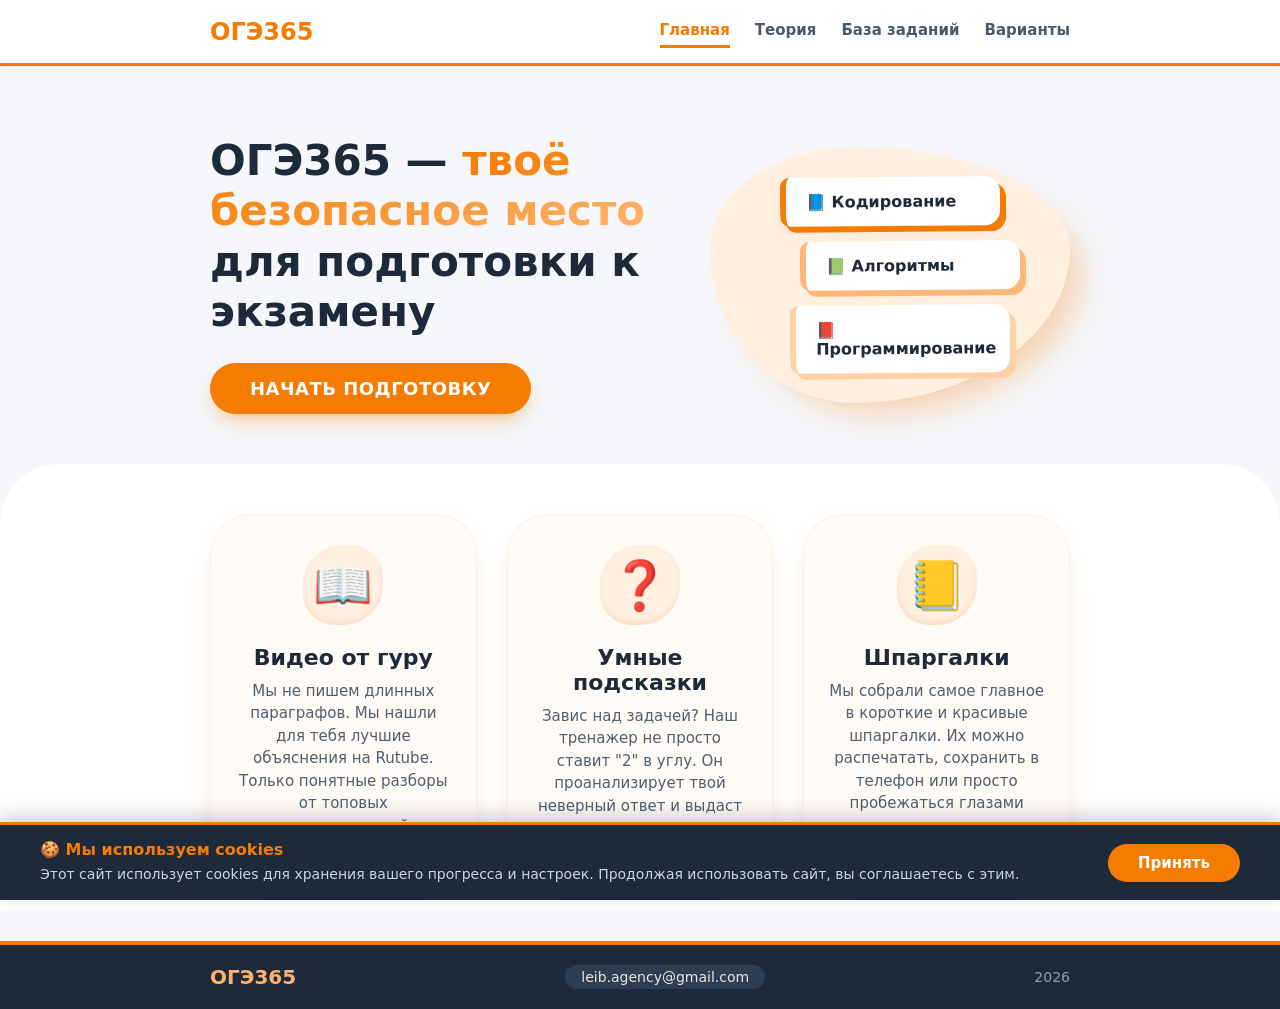
<file: index.html>
<!DOCTYPE html>
<html lang="ru">
<head>
    <meta charset="UTF-8">
    <meta name="viewport" content="width=device-width, initial-scale=1.0">
    <title>ОГЭ365 - Главная</title>
    <link rel="stylesheet" href="css/style.css">
    <style>

        .hero {
            padding: 40px 0 30px;
        }

            .hero .container {
                display: flex;
                align-items: center;
                justify-content: space-between;
                gap: 40px;
                flex-wrap: wrap;
            }

        .hero-content {
            flex: 1 1 400px;
        }

        .hero-title {
            font-size: 42px;
            font-weight: 800;
            line-height: 1.2;
            color: #1e2a3a;
            margin-bottom: 25px;
        }

            .hero-title span {
                color: #f57c00;
                background: linear-gradient(145deg, #f57c00, #ffb26b);
                -webkit-background-clip: text;
                -webkit-text-fill-color: transparent;
                background-clip: text;
            }

        .btn-primary {
            background-color: #f57c00;
            border: none;
            color: white;
            font-size: 18px;
            font-weight: 700;
            padding: 15px 40px;
            border-radius: 60px;
            cursor: pointer;
            box-shadow: 0 10px 20px -5px rgba(245, 124, 0, 0.4);
            transition: all 0.25s ease;
            letter-spacing: 0.5px;
        }

            .btn-primary:hover {
                background-color: #e06d00;
                box-shadow: 0 15px 25px -5px #f57c00;
                transform: scale(1.02);
            }

        .hero-image {
            flex: 1 1 300px;
            display: flex;
            justify-content: center;
        }

        .books-illustration {
            width: 100%;
            max-width: 400px;
            background: #fff0e0;
            border-radius: 40% 60% 60% 40% / 40% 40% 60% 60%;
            padding: 30px 20px;
            box-shadow: 20px 20px 30px -10px rgba(245, 124, 0, 0.3);
        }

        .books-stack {
            display: flex;
            flex-direction: column;
            align-items: center;
            gap: 15px;
        }

        .book {
            background: white;
            width: 220px;
            padding: 15px 20px;
            border-radius: 10px 15px 15px 10px;
            box-shadow: 6px 6px 0 #f57c00, 0 5px 15px rgba(0,0,0,0.05);
            font-size: 16px;
            font-weight: 600;
            color: #1e2a3a;
            border-left: 6px solid #f57c00;
            text-align: left;
            transform: rotate(-0.5deg);
        }

            .book:nth-child(2) {
                margin-left: 40px;
                border-left-color: #ffb677;
                box-shadow: 6px 6px 0 #ffb677;
            }

            .book:nth-child(3) {
                margin-left: 20px;
                border-left-color: #ffd1a4;
                box-shadow: 6px 6px 0 #ffd1a4;
            }

        .features {
            padding: 50px 0 40px;
            background: #ffffff;
            border-radius: 60px 60px 0 0;
            margin-top: 20px;
        }

        .features-grid {
            display: flex;
            gap: 30px;
            justify-content: center;
            flex-wrap: wrap;
        }

        .feature-card {
            background: #fefaf5;
            border-radius: 40px;
            padding: 30px 25px;
            flex: 1 1 250px;
            max-width: 300px;
            text-align: center;
            box-shadow: 0 15px 25px -8px #f0d5ba;
            transition: 0.2s;
            border: 1px solid #fff1e2;
        }

            .feature-card:hover {
                transform: translateY(-5px);
                box-shadow: 0 20px 30px -10px #e6b586;
            }

        .plus-icon {
            font-size: 48px;
            font-weight: 300;
            color: #f57c00;
            background: #fff0e0;
            width: 80px;
            height: 80px;
            line-height: 80px;
            text-align: center;
            border-radius: 50% 40% 50% 40%;
            margin: 0 auto 20px;
            box-shadow: inset 0 -3px 5px #ffdec6;
        }

        .feature-card h3 {
            font-size: 22px;
            font-weight: 700;
            margin-bottom: 10px;
            color: #1e2a3a;
        }

        .feature-card p {
            font-size: 15px;
            color: #4f5f6f;
            line-height: 1.5;
        }

        .feature-card {
            cursor: pointer;
            transition: transform 0.2s, box-shadow 0.2s;
        }

            .feature-card:active {
                transform: scale(0.98);
            }

        .cookie-consent {
            position: fixed;
            bottom: 0;
            left: 0;
            right: 0;
            background: #1e2a3a;
            color: white;
            padding: 15px 20px;
            z-index: 9999;
            box-shadow: 0 -5px 20px rgba(0,0,0,0.2);
            border-top: 3px solid #f57c00;
            animation: slideUp 0.3s ease;
        }

        .cookie-content {
            max-width: 1200px;
            margin: 0 auto;
            display: flex;
            align-items: center;
            justify-content: space-between;
            gap: 20px;
            flex-wrap: wrap;
        }

        .cookie-text {
            flex: 1;
            min-width: 250px;
        }

            .cookie-text strong {
                color: #f57c00;
                display: block;
                margin-bottom: 5px;
                font-size: 16px;
            }

            .cookie-text p {
                margin: 0;
                font-size: 14px;
                color: #cbd5e1;
                line-height: 1.5;
            }

        .cookie-btn {
            background: #f57c00;
            color: white;
            border: none;
            padding: 10px 30px;
            border-radius: 40px;
            font-weight: 600;
            cursor: pointer;
            transition: 0.2s;
            white-space: nowrap;
            font-size: 15px;
        }

            .cookie-btn:hover {
                background: #e06d00;
                transform: translateY(-2px);
                box-shadow: 0 5px 15px rgba(245,124,0,0.3);
            }

        @keyframes slideUp {
            from {
                transform: translateY(100%);
            }

            to {
                transform: translateY(0);
            }
        }

        @media (max-width: 600px) {
            .cookie-content {
                flex-direction: column;
                text-align: center;
            }

            .cookie-btn {
                width: 100%;
            }
        }

        @media (max-width: 700px) {
            .hero-title {
                font-size: 32px;
            }

            .hero .container {
                flex-direction: column-reverse;
            }

            .books-illustration {
                max-width: 300px;
            }

            .book {
                width: 180px;
                font-size: 14px;
            }
        }
    </style>
</head>
<body>
    <header class="header">
        <div class="container">
            <div class="logo" onclick="window.location.href='index.html'">ОГЭ365</div>
            <div class="nav">
                <button class="nav-btn active" onclick="window.location.href='index.html'">Главная</button>
                <button class="nav-btn" onclick="window.location.href='theory.html'">Теория</button>
                <button class="nav-btn" onclick="window.location.href='tasks.html'">База заданий</button>
                <button class="nav-btn" onclick="window.location.href='variants.html'">Варианты</button>
            </div>
        </div>
    </header>

    <main class="main-content">
        <section class="hero">
            <div class="container">
                <div class="hero-content">
                    <h1 class="hero-title">
                        ОГЭ365 — <span>твоё безопасное место</span> для подготовки к экзамену
                    </h1>
                    <button class="btn-primary" onclick="window.location.href='tasks.html'">НАЧАТЬ ПОДГОТОВКУ</button>
                </div>
                <div class="hero-image">
                    <div class="books-illustration">
                        <div class="books-stack">
                            <div class="book">📘 Кодирование</div>
                            <div class="book">📗 Алгоритмы</div>
                            <div class="book">📕 Программирование</div>
                        </div>
                    </div>
                </div>
            </div>
        </section>

        <section class="features">
            <div class="container">
                <div class="features-grid">
                    <div class="feature-card" onclick="window.location.href='theory.html'">
                        <div class="plus-icon">📖</div>
                        <h3>Видео от гуру</h3>
                        <p>Мы не пишем длинных параграфов. Мы нашли для тебя лучшие объяснения на Rutube. Только понятные разборы от топовых преподавателей</p>
                    </div>
                    <div class="feature-card" onclick="window.location.href='tasks.html'">
                        <div class="plus-icon">❓</div>
                        <h3>Умные подсказки</h3>
                        <p>Завис над задачей? Наш тренажер не просто ставит "2" в углу. Он проанализирует твой неверный ответ и выдаст точную подсказку</p>
                    </div>
                    <div class="feature-card" onclick="window.location.href='theory.html'">
                        <div class="plus-icon">📒</div>
                        <h3>Шпаргалки</h3>
                        <p>Мы собрали самое главное в короткие и красивые шпаргалки. Их можно распечатать, сохранить в телефон или просто пробежаться глазами</p>
                    </div>
                </div>
            </div>
        </section>
    </main>

    <footer class="footer">
        <div class="container">
            <div class="footer-logo">ОГЭ365</div>
            <div class="footer-email">leib.agency@gmail.com</div>
            <div class="footer-year">2026</div>
        </div>
    </footer>
    <script>
        document.addEventListener('DOMContentLoaded', function () {
            const cookieConsent = document.getElementById('cookieConsent');
            const acceptBtn = document.getElementById('acceptCookies');

            
            const cookiesAccepted = localStorage.getItem('cookiesAccepted');

            if (!cookiesAccepted) {
                
                cookieConsent.style.display = 'block';
            }

            
            if (acceptBtn) {
                acceptBtn.addEventListener('click', function () {
                    
                    localStorage.setItem('cookiesAccepted', 'true');
                    
                    cookieConsent.style.display = 'none';
                });
            }
        });
    </script>
    <div id="cookieConsent" class="cookie-consent" style="display: none;">
        <div class="cookie-content">
            <div class="cookie-text">
                <strong>🍪 Мы используем cookies</strong>
                <p>Этот сайт использует cookies для хранения вашего прогресса и настроек. Продолжая использовать сайт, вы соглашаетесь с этим.</p>
            </div>
            <button class="cookie-btn" id="acceptCookies">Принять</button>
        </div>
    </div>
</body>
</html>
</file>
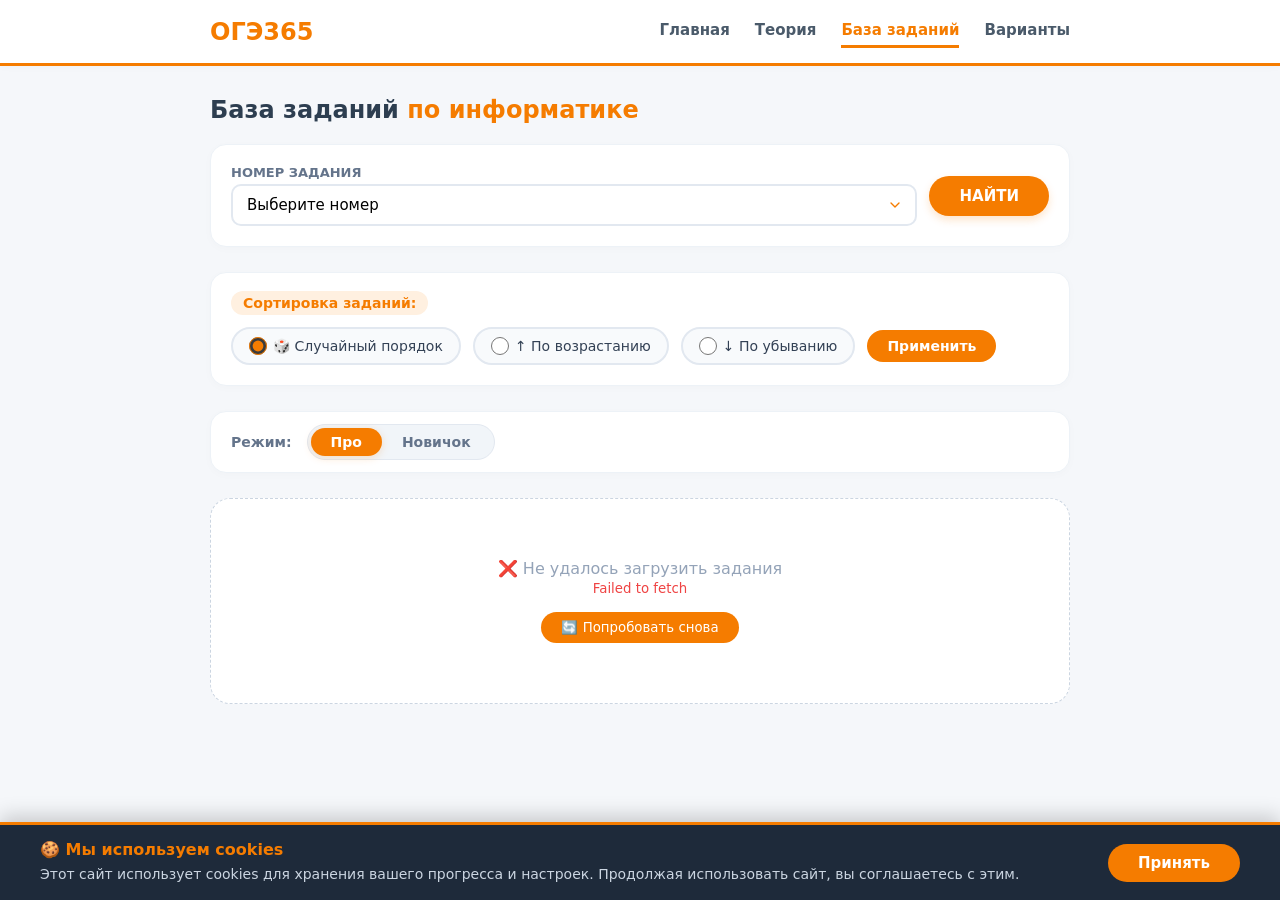
<file: tasks.html>
<!DOCTYPE html>
<html lang="ru">
<head>
    <meta charset="UTF-8">
    <meta name="viewport" content="width=device-width, initial-scale=1.0">
    <title>ОГЭ365 - База заданий</title>
    <link rel="stylesheet" href="css/style.css">
    <style>
        .search-card {
            background: white;
            border-radius: 16px;
            padding: 20px;
            border: 1px solid #edf2f7;
            margin-bottom: 25px;
            box-shadow: 0 2px 10px rgba(0,0,0,0.02);
        }

        .search-form {
            display: flex;
            gap: 12px;
            align-items: center;
            flex-wrap: wrap;
        }

        .form-group {
            flex: 1;
            min-width: 200px;
        }

            .form-group label {
                display: block;
                font-size: 13px;
                font-weight: 600;
                margin-bottom: 4px;
                color: #64748b;
                text-transform: uppercase;
            }

            .form-group select {
                width: 100%;
                padding: 10px 14px;
                font-size: 15px;
                border: 2px solid #e2e8f0;
                border-radius: 10px;
                background: white;
                cursor: pointer;
                appearance: none;
                background-image: url("data:image/svg+xml;charset=UTF-8,%3csvg xmlns='http://www.w3.org/2000/svg' viewBox='0 0 24 24' fill='none' stroke='%23f57c00' stroke-width='2' stroke-linecap='round' stroke-linejoin='round'%3e%3cpolyline points='6 9 12 15 18 9'%3e%3c/polyline%3e%3c/svg%3e");
                background-repeat: no-repeat;
                background-position: right 12px center;
                background-size: 16px;
            }

                .form-group select:focus {
                    outline: none;
                    border-color: #f57c00;
                }

        .search-btn {
            background: #f57c00;
            color: white;
            border: none;
            padding: 11px 30px;
            font-size: 15px;
            font-weight: 600;
            border-radius: 40px;
            cursor: pointer;
            transition: 0.2s;
            box-shadow: 0 4px 8px rgba(245,124,0,0.2);
            white-space: nowrap;
        }

            .search-btn:hover {
                background: #e06d00;
                transform: translateY(-2px);
            }




        .task-table th {
            background: #f57c00;
            color: white;
            font-weight: 600;
            white-space: nowrap;
            text-align: center;
        }
        .filters-panel {
            background: white;
            border-radius: 16px;
            padding: 20px;
            margin-bottom: 25px;
            border: 1px solid #edf2f7;
            box-shadow: 0 2px 10px rgba(0,0,0,0.02);
        }

        .filters-title {
            font-size: 16px;
            font-weight: 600;
            margin-bottom: 15px;
            color: #1e2a3a;
        }

            .filters-title span {
                color: #f57c00;
                background: #fff0e0;
                padding: 4px 12px;
                border-radius: 30px;
                font-size: 14px;
            }

        .filters-options {
            display: flex;
            gap: 12px;
            flex-wrap: wrap;
            align-items: center;
            justify-content: flex-start;
        }

        .filter-radio {
            display: inline-flex;
            align-items: center;
            gap: 6px;
            cursor: pointer;
            padding: 8px 16px;
            background: #f8fafc;
            border: 2px solid #e2e8f0;
            border-radius: 40px;
            transition: 0.2s;
            white-space: nowrap;
        }

            .filter-radio:hover {
                border-color: #f57c00;
                background: #fff5eb;
            }

            .filter-radio input[type="radio"] {
                width: 18px;
                height: 18px;
                accent-color: #f57c00;
                cursor: pointer;
            }

            .filter-radio span {
                font-size: 14px;
                color: #334155;
                white-space: nowrap;
            }

        .apply-filter-btn {
            background: #f57c00;
            color: white;
            border: none;
            padding: 8px 20px;
            font-size: 14px;
            font-weight: 600;
            border-radius: 40px;
            cursor: pointer;
            transition: 0.2s;
            white-space: nowrap;
            margin-left: 0;
        }

            .apply-filter-btn:hover {
                background: #f57c00;
                transform: translateY(-2px);
                box-shadow: 0 5px 15px rgba(59,130,246,0.3);
            }


        .image-modal {
            position: fixed;
            top: 0;
            left: 0;
            right: 0;
            bottom: 0;
            background: rgba(0,0,0,0.9);
            display: flex;
            align-items: center;
            justify-content: center;
            z-index: 10000;
            cursor: pointer;
            backdrop-filter: blur(5px);
        }

            .image-modal img {
                max-width: 90%;
                max-height: 90%;
                object-fit: contain;
                border-radius: 8px;
                box-shadow: 0 0 30px rgba(0,0,0,0.5);
            }

        .image-modal-close {
            position: absolute;
            top: 20px;
            right: 30px;
            font-size: 40px;
            color: white;
            cursor: pointer;
            font-weight: bold;
            transition: 0.2s;
            z-index: 10001;
        }

            .image-modal-close:hover {
                color: #f57c00;
                transform: scale(1.1);
            }
        .mode-switcher {
            background: white;
            border-radius: 16px;
            padding: 12px 20px;
            margin-bottom: 25px;
            border: 1px solid #edf2f7;
            box-shadow: 0 2px 10px rgba(0,0,0,0.02);
            display: flex;
            align-items: center;
            gap: 15px;
            flex-wrap: wrap;
        }

        .mode-switcher-label {
            font-size: 14px;
            font-weight: 600;
            color: #64748b;
        }

        .mode-toggle {
            display: flex;
            background: #f1f5f9;
            border-radius: 40px;
            padding: 3px;
            border: 1px solid #e2e8f0;
        }

        .mode-btn {
            padding: 6px 20px;
            font-size: 14px;
            font-weight: 600;
            border: none;
            background: transparent;
            border-radius: 40px;
            cursor: pointer;
            transition: 0.2s;
            color: #64748b;
        }

            .mode-btn.active {
                background: #f57c00;
                color: white;
                box-shadow: 0 2px 8px rgba(245,124,0,0.2);
            }

        @media (max-width: 700px) {
            .filters-options {
                gap: 8px;
            }

            .filter-radio {
                padding: 6px 12px;
            }
        }

        @media (max-width: 600px) {
            .filters-options {
                flex-direction: column;
                align-items: stretch;
                gap: 8px;
            }

            .filter-radio {
                width: 100%;
                justify-content: center;
            }

            .apply-filter-btn {
                width: 100%;
            }

            .mode-switcher {
                flex-direction: column;
                align-items: flex-start;
            }

            .mode-toggle {
                width: 100%;
            }

            .mode-btn {
                flex: 1;
                text-align: center;
            }
        }

        .results-header {
            display: flex;
            justify-content: space-between;
            align-items: center;
            margin-bottom: 15px;
        }

        .results-count {
            font-size: 14px;
            color: #64748b;
            background: white;
            padding: 4px 12px;
            border-radius: 30px;
            border: 1px solid #e2e8f0;
        }

        .reset-btn {
            background: none;
            border: 1px solid #cbd5e1;
            color: #4a5a6a;
            padding: 4px 16px;
            border-radius: 30px;
            font-size: 13px;
            cursor: pointer;
        }

            .reset-btn:hover {
                border-color: #f57c00;
                color: #f57c00;
            }



        .task-file {
            margin: 10px 0;
        }

        .file-link {
            display: inline-flex;
            align-items: center;
            gap: 8px;
            padding: 8px 16px;
            background: #f57c00;
            color: white;
            border-radius: 30px;
            text-decoration: none;
            font-weight: 500;
            font-size: 14px;
            transition: 0.2s;
        }

            .file-link:hover {
                background: #e06d00;
                transform: translateY(-2px);
                box-shadow: 0 4px 10px rgba(245,124,0,0.3);
            }

        .file-icon {
            font-size: 16px;
        }
        .tasks-list {
            display: flex;
            flex-direction: column;
            gap: 16px;
        }

        .task-item {
            background: white;
            border-radius: 14px;
            padding: 20px;
            box-shadow: 0 2px 8px rgba(0,0,0,0.01);
            border: 1px solid #e9eef3;
            position: relative;
            transition: 0.2s;
        }

            .task-item:hover {
                border-color: #f57c80;
            }

        .task-header {
            display: flex;
            align-items: center;
            gap: 12px;
            margin-bottom: 12px;
        }

        .task-number-badge {
            background: #f57c00;
            color: white;
            font-weight: 600;
            padding: 3px 10px;
            border-radius: 30px;
            font-size: 13px;
        }

        .task-subnumber {
            color: #3b82f6;
            font-weight: 600;
            font-size: 14px;
            background: #eff6ff;
            padding: 2px 8px;
            border-radius: 20px;
            display: inline-block;
        }

        .task-question {
            font-size: 15px;
            line-height: 1.5;
            margin-bottom: 16px;
            color: #1e2a3a;
            font-weight: 400;
        }

        .task-image {
            margin-bottom: 16px;
            text-align: center;
            background: #f8fafc;
            padding: 12px;
            border-radius: 10px;
        }

            .task-image img {
                max-width: 100%;
                max-height: 240px;
                object-fit: contain;
                border-radius: 6px;
                display: block;
                margin: 0 auto;
            }



            .task-item img,
            .task-image img,
            .variant-task-card img {
                max-width: 100%;
                max-height: 240px;
                height: auto;
                display: block;
                margin: 0 auto;
            }

        .task-table img {
            max-width: none;
            display: inline;
        }


        .extended-answer-block {
            background: #fffbeb;
            border-radius: 12px;
            padding: 15px;
            border: 1px solid #ffe4c4;
        }

        .extended-note {
            color: #f59e0b;
            font-weight: 600;
            margin-bottom: 12px;
            font-size: 14px;
            display: flex;
            align-items: center;
            gap: 5px;
        }

        .extended-spoiler {
            margin-top: 8px;
        }

        .extended-spoiler-header {
            background: white;
            padding: 10px 15px;
            cursor: pointer;
            display: flex;
            align-items: center;
            gap: 8px;
            font-weight: 500;
            font-size: 14px;
            color: #f57c00;
            border-radius: 30px;
            border: 1px solid #f57c00;
            transition: 0.2s;
            width: fit-content;
        }

            .extended-spoiler-header:hover {
                background: #f57c00;
                color: white;
            }

            .extended-spoiler-header .spoiler-icon {
                font-size: 12px;
                transition: transform 0.2s;
            }

            .extended-spoiler-header.open .spoiler-icon {
                transform: rotate(90deg);
            }

        .extended-spoiler-content {
            max-height: 0;
            overflow: hidden;
            transition: max-height 0.3s ease-out;
            margin-top: 0;
        }

            .extended-spoiler-content.open {
                max-height: 1000px;
                margin-top: 12px;
            }

        .extended-answer-text {
            background: #f8fafc;
            padding: 15px;
            border-radius: 10px;
            border-left: 4px solid #f57c00;
            font-size: 14px;
            line-height: 1.6;
            color: #334155;
        }

            .extended-answer-text strong {
                color: #f57c00;
                display: block;
                margin-bottom: 8px;
            }
        .task-table-container {
            margin: 15px 0;
            overflow-x: auto;
            overflow-y: visible;
            max-width: 100%;
            -webkit-overflow-scrolling: touch;
        }

        .task-table {
            width: 100%;
            border-collapse: collapse;
            background: white;
            border: 2px solid #e2e8f0;
            border-radius: 12px;
            overflow: hidden;
        }

            /* Базовые стили для всех ячеек */
            .task-table th,
            .task-table td {
                padding: 10px 8px;
                border: 1px solid #e2e8f0;
                font-size: 14px;
                text-align: center;
                vertical-align: middle;
                white-space: nowrap;
            }

            .task-table th {
                background: #f57c00;
                color: white;
                font-weight: 600;
            }

            .task-table td {
                background: white;
                color: #1e2a3a;
            }

            .task-table[data-type="alphabet"] th,
            .task-table[data-type="alphabet"] td {
                min-width: 35px; 
                max-width: 35px;
                padding: 8px 2px;
            }

            .task-table[data-type="code"] td:first-child {
                background: #f8fafc;
                font-weight: 600;
                white-space: normal; 
                width: 160px;
                min-width: 160px;
                max-width: 160px;
                text-align: center;
                vertical-align: middle;
                word-break: break-word; 
                padding: 10px 5px;
            }

            .task-table[data-type="code"] td:last-child {
                background: white;
                font-family: 'Courier New', monospace;
                white-space: pre-wrap;
                word-break: break-word;
                text-align: left;
                vertical-align: top;
                min-width: 400px;
            }

        @media (max-width: 600px) {
            .task-table th,
            .task-table td {
                padding: 8px 4px;
                font-size: 12px;
            }

            .task-table[data-type="alphabet"] th,
            .task-table[data-type="alphabet"] td {
                min-width: 28px;
                max-width: 28px;
                padding: 6px 1px;
                font-size: 11px;
            }

            .task-table[data-type="code"] td:first-child {
                width: 130px;
                min-width: 130px;
                max-width: 130px;
                font-size: 12px;
                white-space: normal;
            }

            .task-table[data-type="code"] td:last-child {
                min-width: 250px;
            }
        }

        .answer-block {
            background: #f8fafc;
            border-radius: 10px;
            padding: 16px;
        }

        .answer-input-group {
            display: flex;
            gap: 10px;
            align-items: center;
            flex-wrap: wrap;
            margin-bottom: 15px;
        }

        .answer-input {
            flex: 1;
            min-width: 200px;
            padding: 10px 14px;
            font-size: 14px;
            border: 2px solid #e2e8f0;
            border-radius: 8px;
            transition: 0.2s;
        }

            .answer-input:focus {
                outline: none;
                border-color: #f57c00;
            }

        .check-btn {
            background: white;
            border: 2px solid #f57c00;
            color: #f57c00;
            padding: 8px 22px;
            font-size: 14px;
            font-weight: 600;
            border-radius: 30px;
            cursor: pointer;
            transition: 0.2s;
        }

            .check-btn:hover {
                background: #f57c00;
                color: white;
            }

        .result-badge {
            font-size: 20px;
            min-width: 30px;
            text-align: center;
        }

        .result-correct {
            color: #10b981;
        }

        .result-wrong {
            color: #ef4444;
        }

        .hints-container {
            margin-top: 10px;
        }

        .spoiler-item {
            border: 1px solid #e2e8f0;
            border-radius: 8px;
            margin-bottom: 8px;
            overflow: hidden;
            display: none;
        }

            .spoiler-item.visible {
                display: block;
            }

        .spoiler-header {
            background: white;
            padding: 10px 15px;
            cursor: pointer;
            display: flex;
            align-items: center;
            gap: 8px;
            font-weight: 500;
            font-size: 14px;
            color: #2d3e50;
            transition: 0.2s;
            user-select: none;
        }

            .spoiler-header:hover {
                background: #f1f5f9;
            }

            .spoiler-header .spoiler-icon {
                font-size: 12px;
                color: #f57c00;
                transition: transform 0.2s;
            }

            .spoiler-header.open .spoiler-icon {
                transform: rotate(90deg);
            }

        .spoiler-content {
            max-height: 0;
            overflow: hidden;
            transition: max-height 0.3s ease-out;
            background: #f8fafc;
            border-top: 1px solid transparent;
        }

            .spoiler-content.open {
                max-height: 200px;
                border-top-color: #e2e8f0;
            }

        .spoiler-inner {
            padding: 15px;
            font-size: 14px;
            color: #475569;
            line-height: 1.5;
        }

        .correct-message {
            background: #f0fdf4;
            border-left: 3px solid #10b981;
            padding: 12px 15px;
            border-radius: 8px;
            margin-bottom: 10px;
            font-weight: 500;
            color: #166534;
        }

        .cookie-consent {
            position: fixed;
            bottom: 0;
            left: 0;
            right: 0;
            background: #1e2a3a;
            color: white;
            padding: 15px 20px;
            z-index: 9999;
            box-shadow: 0 -5px 20px rgba(0,0,0,0.2);
            border-top: 3px solid #f57c00;
            animation: slideUp 0.3s ease;
        }

        .cookie-content {
            max-width: 1200px;
            margin: 0 auto;
            display: flex;
            align-items: center;
            justify-content: space-between;
            gap: 20px;
            flex-wrap: wrap;
        }

        .cookie-text {
            flex: 1;
            min-width: 250px;
        }

            .cookie-text strong {
                color: #f57c00;
                display: block;
                margin-bottom: 5px;
                font-size: 16px;
            }

            .cookie-text p {
                margin: 0;
                font-size: 14px;
                color: #cbd5e1;
                line-height: 1.5;
            }

        .cookie-btn {
            background: #f57c00;
            color: white;
            border: none;
            padding: 10px 30px;
            border-radius: 40px;
            font-weight: 600;
            cursor: pointer;
            transition: 0.2s;
            white-space: nowrap;
            font-size: 15px;
        }

            .cookie-btn:hover {
                background: #e06d00;
                transform: translateY(-2px);
                box-shadow: 0 5px 15px rgba(245,124,0,0.3);
            }

        @keyframes slideUp {
            from {
                transform: translateY(100%);
            }

            to {
                transform: translateY(0);
            }
        }

        @media (max-width: 600px) {
            .cookie-content {
                flex-direction: column;
                text-align: center;
            }

            .cookie-btn {
                width: 100%;
            }
        }

        .solved-badge {
            position: absolute;
            top: -10px;
            right: 20px;
            background: #10b981;
            color: white;
            padding: 4px 12px;
            border-radius: 30px;
            font-size: 12px;
            font-weight: 600;
            box-shadow: 0 4px 8px rgba(16,185,129,0.2);
            z-index: 10;
        }

        .choice-group {
            display: flex;
            flex-direction: column;
            gap: 8px;
            margin-bottom: 10px;
            width: 100%;
        }

        .choice-item {
            display: flex;
            align-items: center;
            gap: 10px;
            padding: 10px 14px;
            background: white;
            border: 2px solid #e2e8f0;
            border-radius: 8px;
            cursor: pointer;
            transition: 0.2s;
            font-size: 14px;
        }

            .choice-item:hover {
                border-color: #f57c00;
                background: #fff5eb;
            }

            .choice-item.selected {
                border-color: #f57c00;
                background: #fff0e0;
                box-shadow: 0 4px 10px rgba(245,124,0,0.1);
            }

            .choice-item input[type="radio"] {
                width: 18px;
                height: 18px;
                accent-color: #f57c00;
                cursor: pointer;
            }

        .pagination-container {
            text-align: center;
            margin: 20px 0;
        }

        .load-more-btn {
            background: white;
            border: 2px solid #f57c00;
            color: #f57c00;
            padding: 12px 30px;
            font-size: 16px;
            font-weight: 600;
            border-radius: 40px;
            cursor: pointer;
            transition: 0.2s;
            box-shadow: 0 4px 10px rgba(245,124,0,0.1);
        }

            .load-more-btn:hover {
                background: #f57c00;
                color: white;
                transform: translateY(-2px);
                box-shadow: 0 8px 20px rgba(245,124,0,0.2);
            }

        .pagination-info {
            text-align: center;
            margin: 10px 0;
            color: #64748b;
            font-size: 14px;
        }

        .loader {
            text-align: center;
            padding: 60px 20px;
            background: white;
            border-radius: 20px;
            border: 1px solid #edf2f7;
        }

        .loader-spinner {
            border: 4px solid #f3f3f3;
            border-top: 4px solid #f57c00;
            border-radius: 50%;
            width: 50px;
            height: 50px;
            animation: spin 1s linear infinite;
            margin: 0 auto 20px;
        }

        @keyframes spin {
            0% {
                transform: rotate(0deg);
            }

            100% {
                transform: rotate(360deg);
            }
        }

        .no-results {
            text-align: center;
            padding: 60px 20px;
            background: white;
            border-radius: 20px;
            color: #94a3b8;
            font-size: 16px;
            border: 1px dashed #cbd5e1;
        }

        @media (max-width: 600px) {
            .search-form {
                flex-direction: column;
            }

            .search-btn {
                width: 100%;
            }

            .filters-options {
                flex-direction: column;
                align-items: stretch;
            }

            .filter-radio {
                width: 100%;
            }

            .apply-filter-btn {
                width: 100%;
                margin-left: 0;
                margin-top: 10px;
            }

            .answer-input-group {
                flex-direction: column;
            }

            .check-btn {
                width: 100%;
            }

            .load-more-btn {
                width: 100%;
            }

            .task-table th,
            .task-table td {
                padding: 6px 8px;
                font-size: 12px;
            }
        }
    </style>
</head>
<body>
    <header class="header">
        <div class="container">
            <div class="logo" onclick="window.location.href='index.html'">ОГЭ365</div>
            <div class="nav">
                <button class="nav-btn" onclick="window.location.href='index.html'">Главная</button>
                <button class="nav-btn" onclick="window.location.href='theory.html'">Теория</button>
                <button class="nav-btn active" onclick="window.location.href='tasks.html'">База заданий</button>
                <button class="nav-btn" onclick="window.location.href='variants.html'">Варианты</button>
            </div>
        </div>
    </header>

    <main class="main-content">
        <div class="container">
            <h1 class="page-title">
                База заданий <span>по информатике</span>
            </h1>

            <div class="search-card">
                <div class="search-form">
                    <div class="form-group">
                        <label>Номер задания</label>
                        <select id="taskNumberSelect">
                            <option value="">Выберите номер</option>
                            <option value="1">Задание 1</option>
                            <option value="2">Задание 2</option>
                            <option value="3">Задание 3</option>
                            <option value="4">Задание 4</option>
                            <option value="5">Задание 5</option>
                            <option value="6">Задание 6</option>
                            <option value="7">Задание 7</option>
                            <option value="8">Задание 8</option>
                            <option value="9">Задание 9</option>
                            <option value="10">Задание 10</option>
                            <option value="11">Задание 11</option>
                            <option value="12">Задание 12</option>
                            <option value="13">Задание 13</option>
                            <option value="14">Задание 14</option>
                            <option value="15">Задание 15</option>
                            <option value="16">Задание 16</option>
                        </select>
                    </div>
                    <button class="search-btn" id="searchBtn">НАЙТИ</button>
                </div>
            </div>

            <div class="filters-panel">
                <div class="filters-title">
                    <span>Сортировка заданий:</span>
                </div>
                <div class="filters-options">
                    <label class="filter-radio">
                        <input type="radio" name="sortOrder" value="random" checked>
                        <span>🎲 Случайный порядок</span>
                    </label>
                    <label class="filter-radio">
                        <input type="radio" name="sortOrder" value="asc">
                        <span>↑ По возрастанию</span>
                    </label>
                    <label class="filter-radio">
                        <input type="radio" name="sortOrder" value="desc">
                        <span>↓ По убыванию</span>
                    </label>
                    <button class="apply-filter-btn" id="applySortBtn">Применить</button>
                </div>
            </div>

            <div class="mode-switcher">
                <span class="mode-switcher-label">Режим:</span>
                <div class="mode-toggle" id="modeToggle">
                    <button class="mode-btn active" data-mode="pro">Про</button>
                    <button class="mode-btn" data-mode="novice">Новичок</button>
                </div>
            </div>

            <div class="results-section">
                <div class="results-header" id="resultsHeader" style="display: none;">
                    <div class="results-count" id="resultsCount"></div>
                    <button class="reset-btn" id="resetBtn">Сбросить</button>
                </div>
                <div id="tasksContainer">
                    <div class="no-results">
                        🔍 Выберите номер задания и нажмите "НАЙТИ"
                    </div>
                </div>
            </div>
        </div>
    </main>

    <footer class="footer">
        <div class="container">
            <div class="footer-logo">ОГЭ365</div>
            <div class="footer-email">leib.agency@gmail.com</div>
            <div class="footer-year">2026</div>
        </div>
    </footer>

    <script>
        const API_URL = 'https://script.google.com/macros/s/AKfycbwZT2VsEsQFv7PophKATDA78ITSS37_s3FCcTMSRqSNWOCsGOMCOVAI5ZUp6VTQTG8S-A/exec';

        let allTasks = [];
        let attemptCounts = {};
        let isLoading = true;
        let currentSortOrder = 'random';
        let currentUserMode = 'pro';

        let currentPage = 1;
        let tasksPerPage = 6;
        let currentFilteredTasks = [];

        let solvedTasks = {};
        const STORAGE_KEY = 'oge365_solved_tasks';
        const MODE_KEY = 'oge365_user_mode';

        function formatText(text) {
            if (!text) return '';

            let formatted = String(text);

            formatted = formatted.replace(/\n/g, '<br>').replace(/\r\n/g, '<br>');

            formatted = formatted.replace(/\*\*(.*?)\*\*/g, '<strong>$1</strong>');

            formatted = formatted.replace(/(?<![\/:])\*(?!\*)(.*?)(?<![\/:])\*(?!\*)/g, '<strong>$1</strong>');

            formatted = formatted.replace(/__(.*?)__/g, '<strong>$1</strong>');

            return formatted;
        }

        function formatTableCell(cellContent) {
            if (!cellContent) return '';

            let formatted = String(cellContent);

            formatted = formatted.replace(/\\n/g, '<br>');

            formatted = formatted.replace(/\*\*(.*?)\*\*/g, '<strong>$1</strong>');
            formatted = formatted.replace(/(?<![\/:])\*(?!\*)(.*?)(?<![\/:])\*(?!\*)/g, '<strong>$1</strong>');
            formatted = formatted.replace(/__(.*?)__/g, '<strong>$1</strong>');

            return formatted;
        }

        function getGoogleDriveImageUrl(url) {
            if (!url) return url;

            if (url.includes('drive.google.com')) {
                const match = url.match(/\/d\/(.+?)\/|id=(.+?)(&|$)/);
                if (match) {
                    const fileId = match[1] || match[2];
                    if (fileId) {
                        
                        return `https://lh3.googleusercontent.com/d/${fileId}=w800?authuser=0`;
                    }
                }
            }
            return url;
        }
        function getGoogleDriveDirectLink(url) {
            if (!url) return url;

            
            if (url.includes('drive.google.com')) {
                // Формат: https://drive.google.com/file/d/FILE_ID/view
                const match = url.match(/\/d\/(.+?)\/|id=(.+?)(&|$)/);
                if (match) {
                    const fileId = match[1] || match[2];
                    if (fileId) {
                        return `https://drive.google.com/uc?export=download&id=${fileId}`;
                    }
                }
            }

            if (url.includes('uc?export=download')) {
                return url;
            }

            return url;
        }

        

        function renderTable(tableData) {
            if (!tableData) return '';

            try {
                console.log('Данные таблицы:', tableData);

                let rows;
                if (String(tableData).includes(';')) {
                    rows = String(tableData).split(';').map(row => row.split(','));
                } else if (String(tableData).includes('|')) {
                    rows = String(tableData).split('|').map(row => row.split(','));
                } else {
                    return '';
                }

                if (rows.length < 2) return '';

                let tableHtml = '<div class="task-table-container"><table class="task-table" data-type="alphabet">';

                for (let i = 0; i < rows.length; i++) {
                    tableHtml += '<tr>';
                    rows[i].forEach(cell => {
                        const cellContent = cell.trim();
                        const formattedContent = formatTableCell(cellContent);

                        if (i === 0) {
                            tableHtml += `<th>${formattedContent}</th>`;
                        } else {
                            tableHtml += `<td>${formattedContent}</td>`;
                        }
                    });
                    tableHtml += '</tr>';
                }

                tableHtml += '</table></div>';
                return tableHtml;
            } catch (e) {
                console.error('Ошибка рендеринга таблицы:', e);
                return '';
            }
        }

        function renderTask6Table(tableData) {
            if (!tableData) return '';

            try {
                
                const rows = String(tableData).split('&&').map(row => row.split('::'));

                if (rows.length === 0) return '';

                let tableHtml = '<div class="task-table-container"><table class="task-table" data-type="code">';

                tableHtml += '<thead><tr><th>Язык программирования</th><th>Код программы</th></tr></thead>';

                tableHtml += '<tbody>';
                for (let i = 0; i < rows.length; i++) {
                    if (rows[i].length >= 2) {
                        const language = rows[i][0].trim();
                        let code = rows[i][1].trim().replace(/\\n/g, '<br>');
                        code = formatTableCell(code);

                        tableHtml += '<tr>';
                        tableHtml += `<td style="font-weight: 600; white-space: nowrap;">${formatTableCell(language)}</td>`;
                        tableHtml += `<td style="text-align: left; font-family: monospace; white-space: pre-wrap;">${code}</td>`;
                        tableHtml += '</tr>';
                    }
                }
                tableHtml += '</tbody>';

                tableHtml += '</table></div>';
                return tableHtml;
            } catch (e) {
                console.error('Ошибка рендеринга таблицы задания 6:', e);
                return '';
            }
        }


        

        document.addEventListener('DOMContentLoaded', function () {
            const container = document.getElementById('tasksContainer');
            container.innerHTML = `
                                <div class="loader">
                                    <div class="loader-spinner"></div>
                                    <p>⏳ Загрузка заданий...</p>
                                    <p style="font-size: 14px; color: #94a3b8; margin-top: 5px;">Подождите немного</p>
                                </div>
                            `;

            const savedSort = localStorage.getItem('oge365_sort_order');
            if (savedSort) {
                currentSortOrder = savedSort;
                const radio = document.querySelector(`input[name="sortOrder"][value="${savedSort}"]`);
                if (radio) radio.checked = true;
            }

            const savedMode = localStorage.getItem(MODE_KEY);
            if (savedMode) {
                currentUserMode = savedMode;
                updateModeButtons(savedMode);
            }

            loadProgress();
            loadTasks();
        });

        function updateModeButtons(mode) {
            const buttons = document.querySelectorAll('.mode-btn');
            buttons.forEach(btn => {
                if (btn.dataset.mode === mode) {
                    btn.classList.add('active');
                } else {
                    btn.classList.remove('active');
                }
            });
        }

        function loadProgress() {
            try {
                const saved = localStorage.getItem(STORAGE_KEY);
                if (saved) {
                    solvedTasks = JSON.parse(saved);
                    console.log('📊 Загружен прогресс:', Object.keys(solvedTasks).length, 'решенных заданий');
                }
            } catch (e) {
                console.error('Ошибка загрузки прогресса:', e);
                solvedTasks = {};
            }
        }

        function saveProgress() {
            try {
                localStorage.setItem(STORAGE_KEY, JSON.stringify(solvedTasks));
            } catch (e) {
                console.error('Ошибка сохранения прогресса:', e);
            }
        }

        function markTaskAsSolved(taskId, taskNumber) {
            if (!solvedTasks[taskNumber]) {
                solvedTasks[taskNumber] = {};
            }
            solvedTasks[taskNumber][taskId] = {
                solved: true,
                date: new Date().toISOString()
            };
            saveProgress();
            addSolvedBadge(taskId);
        }

        function isTaskSolved(taskId, taskNumber) {
            return solvedTasks[taskNumber] && solvedTasks[taskNumber][taskId];
        }

        function addSolvedBadge(taskId) {
            const taskCard = document.getElementById(taskId);
            if (!taskCard) return;

            const oldBadge = taskCard.querySelector('.solved-badge');
            if (oldBadge) oldBadge.remove();

            const badge = document.createElement('div');
            badge.className = 'solved-badge';
            badge.innerHTML = '✅ Выполнено';
            taskCard.appendChild(badge);
        }

        async function loadTasks() {
            try {
                const response = await fetch(API_URL);
                if (!response.ok) throw new Error(`Ошибка HTTP: ${response.status}`);

                allTasks = await response.json();
                if (!allTasks || allTasks.length === 0) throw new Error('Нет данных');

                console.log('✅ Загружено заданий:', allTasks.length);
                isLoading = false;

                const container = document.getElementById('tasksContainer');
                container.innerHTML = `
                                    <div class="no-results">
                                        🔍 Выберите номер задания и нажмите "НАЙТИ"
                                    </div>
                                `;

            } catch (error) {
                console.error('❌ Ошибка загрузки:', error);
                const container = document.getElementById('tasksContainer');
                container.innerHTML = `
                                    <div class="no-results">
                                        ❌ Не удалось загрузить задания<br>
                                        <small style="color: #ef4444;">${error.message}</small><br>
                                        <button onclick="location.reload()"
                                                style="margin-top: 15px; padding: 8px 20px; background: #f57c00;
                                                       color: white; border: none; border-radius: 30px; cursor: pointer;">
                                            🔄 Попробовать снова
                                        </button>
                                    </div>
                                `;
                isLoading = false;
            }
        }

        function sortTasksByNumber(tasks, order) {
            if (!tasks || tasks.length === 0) return tasks;

            return [...tasks].sort((a, b) => {
                function getNumberValue(task) {
                    if (task.task_number) {
                        return parseFloat(String(task.task_number).replace('_', '.'));
                    }
                    const index = tasks.indexOf(task);
                    return task.number + (index / 1000);
                }

                const aVal = getNumberValue(a);
                const bVal = getNumberValue(b);

                return order === 'asc' ? aVal - bVal : bVal - aVal;
            });
        }

        function getTasksByMode(tasks, mode) {
            if (mode === 'pro') {
                return tasks;
            } else {
                return tasks.filter(task => task.options && String(task.options).trim() !== '');
            }
        }

        function displayPaginatedTasks() {
            const container = document.getElementById('tasksContainer');
            const resultsHeader = document.getElementById('resultsHeader');
            const countEl = document.getElementById('resultsCount');
            const resetBtn = document.getElementById('resetBtn');
            const selectedNumber = document.getElementById('taskNumberSelect').value;

            if (isLoading) {
                container.innerHTML = `
                                    <div class="loader">
                                        <div class="loader-spinner"></div>
                                        <p>⏳ Загрузка заданий...</p>
                                    </div>
                                `;
                resultsHeader.style.display = 'none';
                return;
            }

            if (!selectedNumber) {
                container.innerHTML = '<div class="no-results">⚠️ Выберите номер задания</div>';
                resultsHeader.style.display = 'none';
                return;
            }

            const tasksWithNumber = allTasks.filter(task => task.number == selectedNumber);
            currentFilteredTasks = getTasksByMode(tasksWithNumber, currentUserMode);

            if (currentFilteredTasks.length === 0) {
                container.innerHTML = `
                                    <div class="no-results">
                                        😕 В этом режиме заданий с номером ${selectedNumber} не найдено
                                    </div>
                                `;
                resultsHeader.style.display = 'none';
                return;
            }

            resultsHeader.style.display = 'flex';
            countEl.textContent = `Найдено: ${currentFilteredTasks.length}`;

            const endIndex = currentPage * tasksPerPage;
            const visibleTasks = currentFilteredTasks.slice(0, endIndex);
            const hasMore = currentFilteredTasks.length > endIndex;

            displayTasksList(visibleTasks, hasMore, currentFilteredTasks.length);
        }

        
        function displayTasksList(tasks, hasMore, totalCount) {
            const container = document.getElementById('tasksContainer');

            let html = '<div class="tasks-list">';

            tasks.forEach((task, index) => {
                const hasImage = task.image_url && String(task.image_url).trim() !== '';
                const hasImage2 = task.image_url2 && String(task.image_url2).trim() !== '';
                const hasFile = task.file_url && String(task.file_url).trim() !== '';
                const taskId = `task-${task.id || index}`.replace(/[^a-zA-Z0-9]/g, '-');
                const displayNumber = task.task_number || `${task.number}.${index + 1}`;

                const isExtended = task.number >= 13 && task.number <= 16;

                let answerHtml = '';

                if (isExtended) {
                    answerHtml = `
                <div class="extended-answer-block">
                    <div class="extended-note">
                        <span>✍️ Задание с развернутым ответом</span>
                    </div>
                    <div class="extended-spoiler">
                        <div class="extended-spoiler-header" onclick="toggleExtendedAnswer('${taskId}')">
                            <span class="spoiler-icon">▶</span>
                            <span class="spoiler-title">Показать правильный ответ для самопроверки</span>
                        </div>
                        <div class="extended-spoiler-content" id="extended-answer-${taskId}">
                            <div class="extended-answer-text">
                                <strong>📝 Правильный ответ:</strong><br>
                                ${formatText(task.answer) || 'Ответ не указан'}
                            </div>
                        </div>
                    </div>
                </div>
            `;
                } else if (currentUserMode === 'novice') {
                    const options = String(task.options).split(';').map(opt => opt.trim());
                    answerHtml = `
                <div class="choice-group" id="choice-group-${taskId}">
                    ${options.map((option, optIdx) => `
                        <label class="choice-item" for="choice-${taskId}-${optIdx}">
                            <input type="radio"
                                   name="answer-${taskId}"
                                   id="choice-${taskId}-${optIdx}"
                                   value="${option}">
                            ${option}
                        </label>
                    `).join('')}
                </div>
                <button class="check-btn" onclick="checkChoiceAnswer('${taskId}')">Проверить</button>
            `;
                } else {
                    answerHtml = `
                <input type="text"
                       class="answer-input"
                       id="input-${taskId}"
                       placeholder="Введите ответ..."
                       autocomplete="off"
                       autocorrect="off"
                       autocapitalize="off"
                       spellcheck="false">
                <button class="check-btn" onclick="checkTaskAnswer('${taskId}')">Проверить</button>
            `;
                }

                let tableHtml = '';
                if (task.number == 6) {
                    tableHtml = renderTask6Table(task.table_data);
                } else {
                    tableHtml = renderTable(task.table_data);
                }

                html += `
            <div class="task-item" id="${taskId}">
                <div class="task-header">
                    <span class="task-number-badge">Задание ${task.number}</span>
                    <span class="task-subnumber">${displayNumber}</span>
                </div>
                <div class="task-question">${formatText(task.question)}</div>

                ${tableHtml}

                ${hasImage ? `
                    <div class="task-image" style="display: flex; flex-direction: column; gap: 10px; align-items: center;">
                        ${(() => {
                            let urls = [];
                            const imageUrlStr = String(task.image_url);
                            if (imageUrlStr.includes(';')) {
                                urls = imageUrlStr.split(';');
                            } else if (imageUrlStr.includes('|')) {
                                urls = imageUrlStr.split('|');
                            } else {
                                urls = [imageUrlStr];
                            }
            
                            return urls.map((url, idx) => {
                                const cleanUrl = url.trim();
                                if (!cleanUrl) return '';
                                const processedUrl = getGoogleDriveImageUrl(cleanUrl);
                                return `<img src="${processedUrl}" 
                                             alt="Задание ${task.number} - ${idx + 1}"
                                             style="max-width: 100%; max-height: 240px; object-fit: contain; border-radius: 8px; margin-bottom: 10px;"
                                             onerror="this.onerror=null; this.style.display='none';">`;
                            }).join('');
                        })()}
                    </div>
                ` : ''}
                
                ${hasImage2 ? `
                    <div class="task-image">
                        <img src="${getGoogleDriveImageUrl(task.image_url2)}" 
                             alt="Задание ${task.number} - 2"
                             style="max-width: 100%; max-height: 240px; object-fit: contain; border-radius: 8px;"
                             onerror="this.onerror=null; this.style.display='none'; this.parentElement.innerHTML='<div style=\'padding: 20px; text-align: center; color: #ef4444;\'>⚠️ Картинка 2 не загрузилась</div>'">
                    </div>
                ` : ''}
                
                ${hasFile ? `
                    <div class="task-file">
                        <a href="${getGoogleDriveDirectLink(task.file_url)}" target="_blank" class="file-link" download>
                            <span class="file-icon">📎</span>
                            <span class="file-text">Скачать файл для задания</span>
                        </a>
                    </div>
                ` : ''}
                
                <div class="answer-block">
                    <div class="answer-input-group">
                        ${answerHtml}
                        ${!isExtended ? `<span class="result-badge" id="result-${taskId}"></span>` : ''}
                    </div>
                    <div class="hints-container" id="hints-${taskId}">
                        ${task.hint1 ? `
                            <div class="spoiler-item" id="spoiler-item-hint1-${taskId}">
                                <div class="spoiler-header" id="spoiler-header-hint1-${taskId}" onclick="toggleSpoiler('hint1-${taskId}')">
                                    <span class="spoiler-icon">▶</span>
                                    <span class="spoiler-title">Подсказка 1</span>
                                </div>
                                <div class="spoiler-content" id="spoiler-content-hint1-${taskId}">
                                    <div class="spoiler-inner">
                                        ${formatText(task.hint1)}
                                    </div>
                                </div>
                            </div>
                        ` : ''}
                        ${task.hint2 ? `
                            <div class="spoiler-item" id="spoiler-item-hint2-${taskId}">
                                <div class="spoiler-header" id="spoiler-header-hint2-${taskId}" onclick="toggleSpoiler('hint2-${taskId}')">
                                    <span class="spoiler-icon">▶</span>
                                    <span class="spoiler-title">Подсказка 2</span>
                                </div>
                                <div class="spoiler-content" id="spoiler-content-hint2-${taskId}">
                                    <div class="spoiler-inner">
                                        ${formatText(task.hint2)}
                                    </div>
                                </div>
                            </div>
                        ` : ''}
                    </div>
                </div>
            </div>
        `;
            });

            html += '</div>';

            if (hasMore) {
                const remaining = totalCount - tasks.length;
                const nextCount = Math.min(tasksPerPage, remaining);
                html += `
            <div class="pagination-container">
                <button class="load-more-btn" onclick="loadMoreTasks()">
                    📚 Показать ещё ${nextCount} из ${remaining}
                </button>
            </div>
        `;
            }

            html += `
        <div class="pagination-info">
            Показано ${tasks.length} из ${totalCount} заданий
        </div>
    `;

            container.innerHTML = html;

            setTimeout(() => {
                tasks.forEach(task => {
                    const taskId = `task-${task.id || tasks.indexOf(task)}`.replace(/[^a-zA-Z0-9]/g, '-');
                    if (isTaskSolved(taskId, task.number)) {
                        addSolvedBadge(taskId);
                    }
                    attemptCounts[taskId] = 0;
                });
            }, 100);
        }
        function loadMoreTasks() {
            currentPage++;
            const selectedNumber = document.getElementById('taskNumberSelect').value;
            const tasksWithNumber = allTasks.filter(task => task.number == selectedNumber);
            currentFilteredTasks = getTasksByMode(tasksWithNumber, currentUserMode);
            const endIndex = currentPage * tasksPerPage;
            const visibleTasks = currentFilteredTasks.slice(0, endIndex);
            const hasMore = currentFilteredTasks.length > endIndex;
            displayTasksList(visibleTasks, hasMore, currentFilteredTasks.length);
        }

        function applySorting() {
            if (isLoading) {
                alert('Данные ещё загружаются, подождите');
                return;
            }

            const selectedNumber = document.getElementById('taskNumberSelect').value;
            if (!selectedNumber) {
                alert('Сначала выберите номер задания');
                return;
            }

            const radios = document.getElementsByName('sortOrder');
            for (let radio of radios) {
                if (radio.checked) {
                    currentSortOrder = radio.value;
                    localStorage.setItem('oge365_sort_order', currentSortOrder);
                    break;
                }
            }

            if (currentSortOrder === 'random') {
                allTasks = [...allTasks].sort(() => Math.random() - 0.5);
            } else {
                const sortedTasks = sortTasksByNumber(allTasks, currentSortOrder);
                const currentTasks = sortedTasks.filter(t => t.number == selectedNumber);
                const otherTasks = sortedTasks.filter(t => t.number != selectedNumber);
                allTasks = [...currentTasks, ...otherTasks];
            }

            currentPage = 1;
            displayPaginatedTasks();
            console.log(`✅ Сортировка "${currentSortOrder}" применена`);
        }

        function displayFilteredTasks() {
            currentPage = 1;
            displayPaginatedTasks();
        }

        window.checkTaskAnswer = function (taskId) {
            const input = document.getElementById(`input-${taskId}`);
            const resultSpan = document.getElementById(`result-${taskId}`);
            if (!input || !resultSpan) return;

            const task = allTasks.find(t => {
                const id = `task-${t.id || allTasks.indexOf(t)}`.replace(/[^a-zA-Z0-9]/g, '-');
                return id === taskId;
            });

            if (!task) {
                console.error('Задание не найдено');
                return;
            }

            const userAnswer = input.value;
            const correctAnswer = task.answer !== undefined && task.answer !== null ? String(task.answer).trim() : '';
            const isCorrect = String(userAnswer).trim().toLowerCase() === correctAnswer.toLowerCase();

            attemptCounts[taskId] = (attemptCounts[taskId] || 0) + 1;

            const hint1Item = document.getElementById(`spoiler-item-hint1-${taskId}`);
            const hint2Item = document.getElementById(`spoiler-item-hint2-${taskId}`);

            if (isCorrect) {
                resultSpan.innerHTML = '✅';
                resultSpan.className = 'result-badge result-correct';

                if (hint1Item) {
                    hint1Item.classList.remove('visible');
                    const header1 = document.getElementById(`spoiler-header-hint1-${taskId}`);
                    const content1 = document.getElementById(`spoiler-content-hint1-${taskId}`);
                    if (header1 && content1) {
                        header1.classList.remove('open');
                        content1.classList.remove('open');
                    }
                }
                if (hint2Item) {
                    hint2Item.classList.remove('visible');
                    const header2 = document.getElementById(`spoiler-header-hint2-${taskId}`);
                    const content2 = document.getElementById(`spoiler-content-hint2-${taskId}`);
                    if (header2 && content2) {
                        header2.classList.remove('open');
                        content2.classList.remove('open');
                    }
                }

                const hintsContainer = document.getElementById(`hints-${taskId}`);
                const oldCorrect = hintsContainer?.querySelector('.correct-message');
                if (oldCorrect) oldCorrect.remove();

                const correctMsg = document.createElement('div');
                correctMsg.className = 'correct-message';
                correctMsg.innerHTML = '✅ Правильно! Так держать!';
                if (hintsContainer) {
                    hintsContainer.insertBefore(correctMsg, hintsContainer.firstChild);
                }

                markTaskAsSolved(taskId, task.number);
            } else {
                resultSpan.innerHTML = '❌';
                resultSpan.className = 'result-badge result-wrong';

                if (attemptCounts[taskId] === 1 && hint1Item) {
                    hint1Item.classList.add('visible');
                }
                if (attemptCounts[taskId] === 2 && hint2Item) {
                    hint2Item.classList.add('visible');
                }
            }
        };

        window.checkChoiceAnswer = function (taskId) {
            const radios = document.getElementsByName(`answer-${taskId}`);
            let selectedValue = null;

            for (let radio of radios) {
                if (radio.checked) {
                    selectedValue = radio.value;
                    break;
                }
            }

            if (!selectedValue) {
                alert('Пожалуйста, выберите вариант ответа');
                return;
            }

            const resultSpan = document.getElementById(`result-${taskId}`);
            if (!resultSpan) return;

            const task = allTasks.find(t => {
                const id = `task-${t.id || allTasks.indexOf(t)}`.replace(/[^a-zA-Z0-9]/g, '-');
                return id === taskId;
            });

            if (!task) {
                console.error('Задание не найдено');
                return;
            }

            const correctAnswer = task.answer !== undefined && task.answer !== null ? String(task.answer).trim() : '';
            const isCorrect = String(selectedValue).trim().toLowerCase() === correctAnswer.toLowerCase();

            attemptCounts[taskId] = (attemptCounts[taskId] || 0) + 1;

            const hint1Item = document.getElementById(`spoiler-item-hint1-${taskId}`);
            const hint2Item = document.getElementById(`spoiler-item-hint2-${taskId}`);

            const choiceItems = document.querySelectorAll(`#choice-group-${taskId} .choice-item`);
            choiceItems.forEach(item => item.classList.remove('selected'));
            const selectedLabel = Array.from(radios).find(r => r.checked)?.closest('.choice-item');
            if (selectedLabel) selectedLabel.classList.add('selected');

            if (isCorrect) {
                resultSpan.innerHTML = '✅';
                resultSpan.className = 'result-badge result-correct';

                if (hint1Item) {
                    hint1Item.classList.remove('visible');
                    const header1 = document.getElementById(`spoiler-header-hint1-${taskId}`);
                    const content1 = document.getElementById(`spoiler-content-hint1-${taskId}`);
                    if (header1 && content1) {
                        header1.classList.remove('open');
                        content1.classList.remove('open');
                    }
                }
                if (hint2Item) {
                    hint2Item.classList.remove('visible');
                    const header2 = document.getElementById(`spoiler-header-hint2-${taskId}`);
                    const content2 = document.getElementById(`spoiler-content-hint2-${taskId}`);
                    if (header2 && content2) {
                        header2.classList.remove('open');
                        content2.classList.remove('open');
                    }
                }

                const hintsContainer = document.getElementById(`hints-${taskId}`);
                const oldCorrect = hintsContainer?.querySelector('.correct-message');
                if (oldCorrect) oldCorrect.remove();

                const correctMsg = document.createElement('div');
                correctMsg.className = 'correct-message';
                correctMsg.innerHTML = '✅ Правильно! Так держать!';
                if (hintsContainer) {
                    hintsContainer.insertBefore(correctMsg, hintsContainer.firstChild);
                }

                markTaskAsSolved(taskId, task.number);
            } else {
                resultSpan.innerHTML = '❌';
                resultSpan.className = 'result-badge result-wrong';

                if (attemptCounts[taskId] === 1 && hint1Item) {
                    hint1Item.classList.add('visible');
                }
                if (attemptCounts[taskId] === 2 && hint2Item) {
                    hint2Item.classList.add('visible');
                }
            }
        };

        window.toggleSpoiler = function (spoilerId) {
            const content = document.getElementById(`spoiler-content-${spoilerId}`);
            const header = document.getElementById(`spoiler-header-${spoilerId}`);
            if (content && header) {
                content.classList.toggle('open');
                header.classList.toggle('open');
            }
        };

        document.getElementById('searchBtn').addEventListener('click', displayFilteredTasks);
        document.getElementById('applySortBtn').addEventListener('click', applySorting);

        const modeButtons = document.querySelectorAll('.mode-btn');
        modeButtons.forEach(btn => {
            btn.addEventListener('click', function () {
                const mode = this.dataset.mode;
                if (mode === currentUserMode) return;

                currentUserMode = mode;
                localStorage.setItem(MODE_KEY, currentUserMode);
                updateModeButtons(mode);
                currentPage = 1;
                displayPaginatedTasks();
            });
        });

        document.getElementById('resetBtn').addEventListener('click', function () {
            document.getElementById('taskNumberSelect').value = '';
            document.getElementById('tasksContainer').innerHTML = '<div class="no-results">🔍 Выберите номер задания</div>';
            document.getElementById('resultsHeader').style.display = 'none';
            attemptCounts = {};
        });
        document.addEventListener('DOMContentLoaded', function () {
            const cookieConsent = document.getElementById('cookieConsent');
            const acceptBtn = document.getElementById('acceptCookies');

            const cookiesAccepted = localStorage.getItem('cookiesAccepted');

            if (!cookiesAccepted) {
                
                cookieConsent.style.display = 'block';
            }

            if (acceptBtn) {
                acceptBtn.addEventListener('click', function () {
                    
                    localStorage.setItem('cookiesAccepted', 'true');
                    
                    cookieConsent.style.display = 'none';
                });
            }
        });
        window.toggleExtendedAnswer = function (taskId) {
            const content = document.getElementById(`extended-answer-${taskId}`);
            const header = content?.previousElementSibling;

            if (content && header) {
                content.classList.toggle('open');
                header.classList.toggle('open');
            }
        };

        function openImageModal(imageSrc, altText) {
            const oldModal = document.querySelector('.image-modal');
            if (oldModal) oldModal.remove();

            const modal = document.createElement('div');
            modal.className = 'image-modal';
            modal.onclick = function (e) {
                if (e.target === modal) {
                    modal.remove();
                }
            };

            const closeBtn = document.createElement('div');
            closeBtn.className = 'image-modal-close';
            closeBtn.innerHTML = '✕';
            closeBtn.onclick = function () {
                modal.remove();
            };

            const img = document.createElement('img');
            img.src = imageSrc;
            img.alt = altText || 'Увеличенное изображение';

            modal.appendChild(closeBtn);
            modal.appendChild(img);
            document.body.appendChild(modal);

            document.addEventListener('keydown', function (e) {
                if (e.key === 'Escape' && document.querySelector('.image-modal')) {
                    document.querySelector('.image-modal').remove();
                }
            });
        }

        function addImageClickHandlers() {
            document.querySelectorAll('.task-image img, .variant-task-image img').forEach(img => {
                img.removeEventListener('click', img._clickHandler);
                const handler = function (e) {
                    e.stopPropagation();
                    openImageModal(this.src, this.alt);
                };
                img.addEventListener('click', handler);
                img._clickHandler = handler;
                img.style.cursor = 'pointer';
                img.title = 'Нажмите для увеличения';
            });
        }

        const originalDisplayTasksList = displayTasksList;
        window.displayTasksList = function (tasks, hasMore, totalCount) {
            originalDisplayTasksList(tasks, hasMore, totalCount);
            setTimeout(addImageClickHandlers, 100);
        };
    </script>
    <div id="cookieConsent" class="cookie-consent" style="display: none;">
        <div class="cookie-content">
            <div class="cookie-text">
                <strong>🍪 Мы используем cookies</strong>
                <p>Этот сайт использует cookies для хранения вашего прогресса и настроек. Продолжая использовать сайт, вы соглашаетесь с этим.</p>
            </div>
            <button class="cookie-btn" id="acceptCookies">Принять</button>
        </div>
    </div>
</body>
</html>
</file>
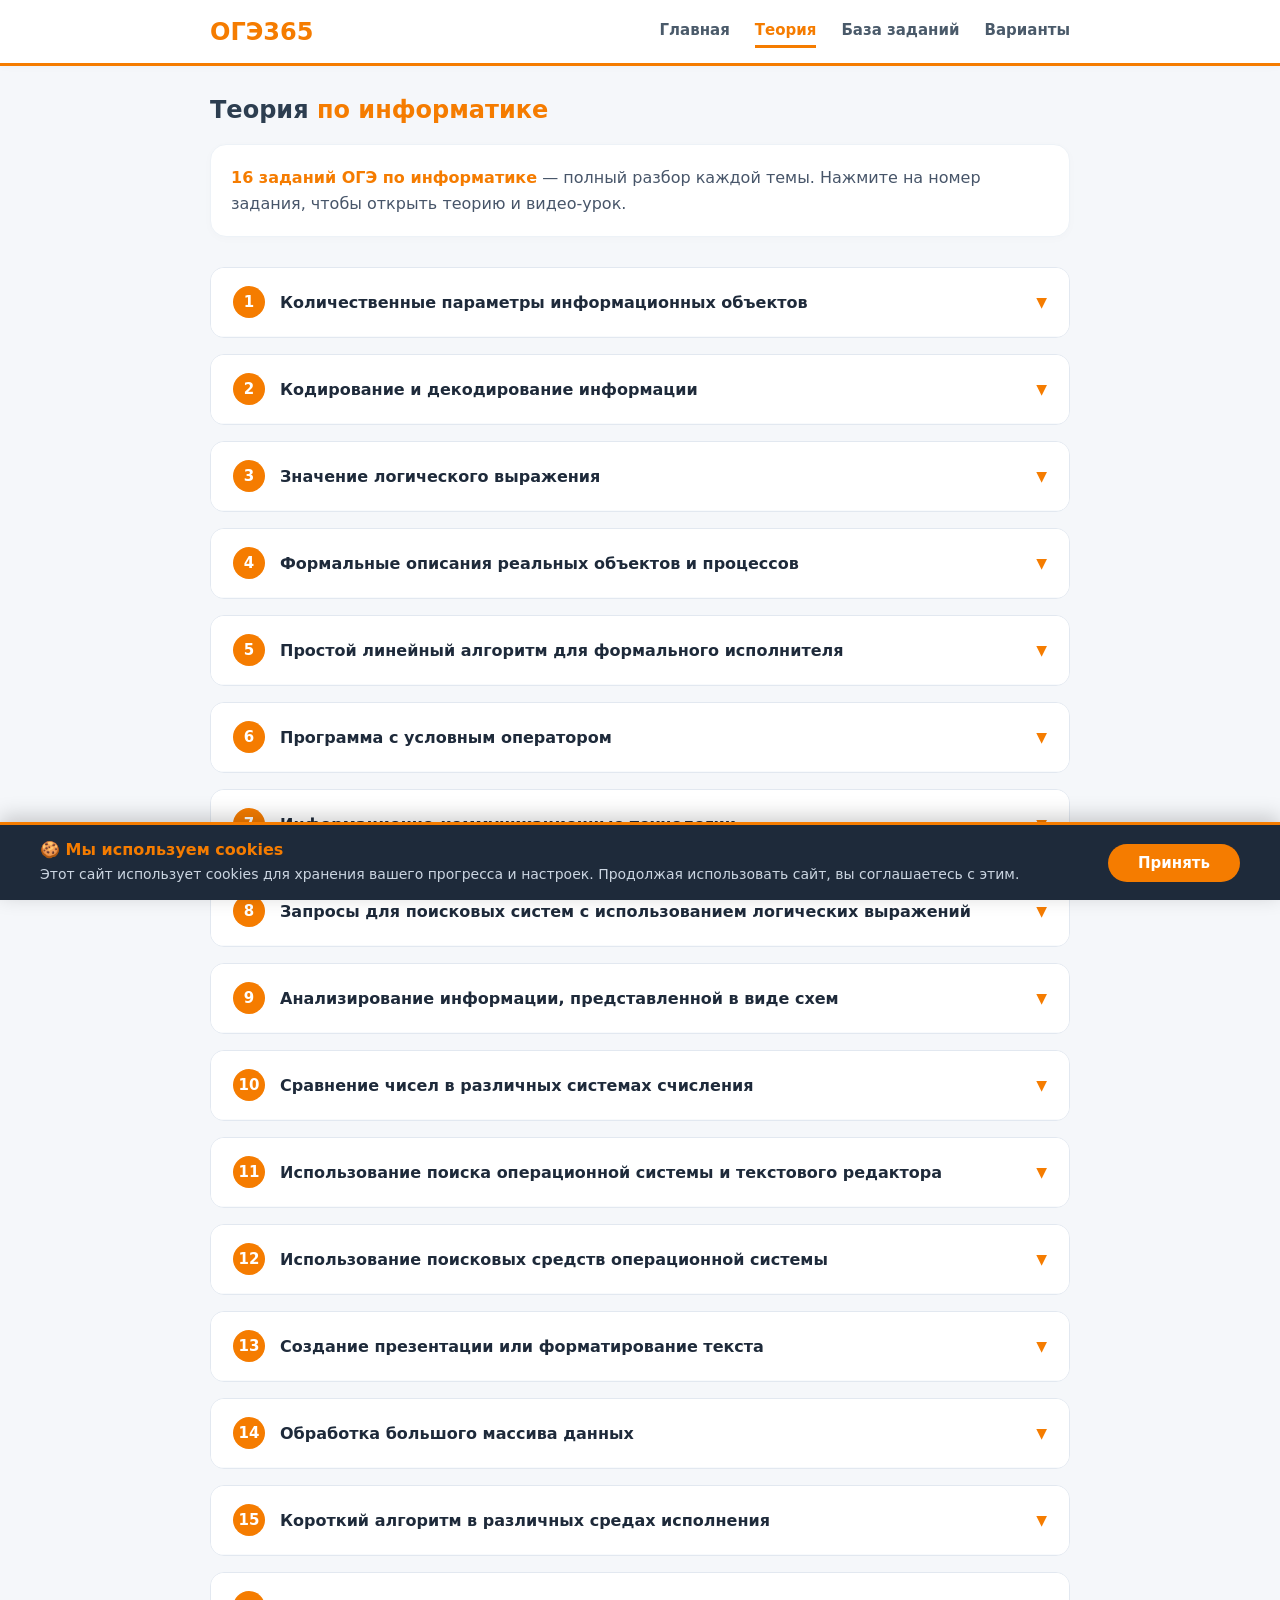
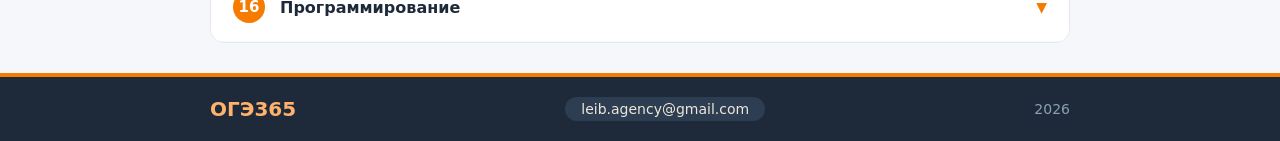
<file: theory.html>
<!DOCTYPE html>
<html lang="ru">
<head>
    <meta charset="UTF-8">
    <meta name="viewport" content="width=device-width, initial-scale=1.0">
    <title>ОГЭ365 - Теория</title>
    <link rel="stylesheet" href="css/style.css">
    <style>

        .theory-header {
            margin-bottom: 30px;
        }

        .theory-description {
            background: white;
            border-radius: 16px;
            padding: 20px;
            margin-bottom: 30px;
            border: 1px solid #edf2f7;
            box-shadow: 0 2px 10px rgba(0,0,0,0.02);
            color: #475569;
            line-height: 1.6;
        }

            .theory-description strong {
                color: #f57c00;
            }

        .theory-list {
            display: flex;
            flex-direction: column;
            gap: 16px;
        }

        .theory-spoiler {
            border: 1px solid #e2e8f0;
            border-radius: 14px;
            overflow: hidden;
            background: white;
            transition: all 0.2s;
        }

            .theory-spoiler:hover {
                border-color: #f57c80;
                box-shadow: 0 4px 12px rgba(245,124,0,0.05);
            }

        .spoiler-header {
            background: white;
            padding: 18px 22px;
            cursor: pointer;
            display: flex;
            align-items: center;
            gap: 15px;
            font-weight: 600;
            font-size: 16px;
            color: #1e2a3a;
            transition: 0.2s;
            user-select: none;
        }

            .spoiler-header:hover {
                background: #f8fafc;
            }

        .spoiler-number {
            background: #f57c00;
            color: white;
            min-width: 32px;
            height: 32px;
            border-radius: 30px;
            display: flex;
            align-items: center;
            justify-content: center;
            font-weight: 700;
            font-size: 15px;
        }

        .spoiler-icon {
            font-size: 14px;
            color: #f57c00;
            margin-left: auto;
            transition: transform 0.3s;
        }

        .spoiler-header.open .spoiler-icon {
            transform: rotate(180deg);
        }

        .spoiler-content {
            max-height: 0;
            overflow: hidden;
            transition: max-height 0.4s ease-out;
            background: #f8fafc;
            border-top: 1px solid transparent;
        }

            .spoiler-content.open {
                max-height: 800px;
                border-top-color: #e2e8f0;
            }

        .spoiler-inner {
            padding: 22px;
        }

        .theory-text {
            margin-bottom: 20px;
            line-height: 1.6;
            color: #334155;
            font-size: 15px;
        }

            .theory-text p {
                margin-bottom: 10px;
            }



        .cookie-consent {
            position: fixed;
            bottom: 0;
            left: 0;
            right: 0;
            background: #1e2a3a;
            color: white;
            padding: 15px 20px;
            z-index: 9999;
            box-shadow: 0 -5px 20px rgba(0,0,0,0.2);
            border-top: 3px solid #f57c00;
            animation: slideUp 0.3s ease;
        }

        .cookie-content {
            max-width: 1200px;
            margin: 0 auto;
            display: flex;
            align-items: center;
            justify-content: space-between;
            gap: 20px;
            flex-wrap: wrap;
        }

        .cookie-text {
            flex: 1;
            min-width: 250px;
        }

            .cookie-text strong {
                color: #f57c00;
                display: block;
                margin-bottom: 5px;
                font-size: 16px;
            }

            .cookie-text p {
                margin: 0;
                font-size: 14px;
                color: #cbd5e1;
                line-height: 1.5;
            }

        .cookie-btn {
            background: #f57c00;
            color: white;
            border: none;
            padding: 10px 30px;
            border-radius: 40px;
            font-weight: 600;
            cursor: pointer;
            transition: 0.2s;
            white-space: nowrap;
            font-size: 15px;
        }

            .cookie-btn:hover {
                background: #e06d00;
                transform: translateY(-2px);
                box-shadow: 0 5px 15px rgba(245,124,0,0.3);
            }

        @keyframes slideUp {
            from {
                transform: translateY(100%);
            }

            to {
                transform: translateY(0);
            }
        }

        @media (max-width: 600px) {
            .cookie-content {
                flex-direction: column;
                text-align: center;
            }

            .cookie-btn {
                width: 100%;
            }
        }
        .video-container {
            margin-top: 20px;
            border-radius: 12px;
            overflow: hidden;
            box-shadow: 0 10px 25px -5px rgba(0,0,0,0.1);
            background: #000;
            position: relative;
            width: 100%;
        }

            .video-container iframe {
                display: block;
                width: 100%;
                aspect-ratio: 16/9;
                border: none;
            }

        .video-caption {
            margin-top: 8px;
            font-size: 13px;
            color: #64748b;
            text-align: center;
        }

            .video-caption a {
                color: #f57c00;
                text-decoration: none;
            }

                .video-caption a:hover {
                    text-decoration: underline;
                }

        .no-content {
            color: #94a3b8;
            font-style: italic;
            padding: 10px 0;
        }

        @media (max-width: 600px) {
            .spoiler-header {
                padding: 15px;
                font-size: 15px;
            }

            .spoiler-number {
                min-width: 28px;
                height: 28px;
                font-size: 13px;
            }

            .spoiler-inner {
                padding: 18px;
            }
        }
    </style>
</head>
<body>
    <header class="header">
        <div class="container">
            <div class="logo" onclick="window.location.href='index.html'">ОГЭ365</div>
            <div class="nav">
                <button class="nav-btn" onclick="window.location.href='index.html'">Главная</button>
                <button class="nav-btn active" onclick="window.location.href='theory.html'">Теория</button>
                <button class="nav-btn" onclick="window.location.href='tasks.html'">База заданий</button>
                <button class="nav-btn" onclick="window.location.href='variants.html'">Варианты</button>
            </div>
        </div>
    </header>

    <main class="main-content">
        <div class="container">
            <div class="theory-header">
                <h1 class="page-title">
                    Теория <span>по информатике</span>
                </h1>
                <div class="theory-description">
                    <strong>16 заданий ОГЭ по информатике</strong> — полный разбор каждой темы. Нажмите на номер задания, чтобы открыть теорию и видео-урок.
                </div>
            </div>

            <div class="theory-list">
                <div class="theory-spoiler">
                    <div class="spoiler-header" onclick="toggleTheory(1)">
                        <span class="spoiler-number">1</span>
                        <span>Количественные параметры информационных объектов</span>
                        <span class="spoiler-icon">▼</span>
                    </div>
                    <div class="spoiler-content" id="theory-1">
                        <div class="spoiler-inner">
                            <div class="theory-text">
                                <p><strong>Краткая теория:</strong></p>
                                <p>
                                    • 1 бит - минимальная единица информации<br>
                                    • 1 байт = 8 бит<br>
                                    • 1 Кбайт = 1024 байта<br>
                                    • 1 Мбайт = 1024 Кбайта<br>
                                    • 1 Гбайт = 1024 Мбайта<br>
                                    • Формула Хартли: N = 2^i, где N - количество вариантов, i - количество бит<br>
                                    • Объем информации I = K * i, где K - количество символов
                                </p>
                            </div>

                            <div class="video-container">
                                <iframe src="https://rutube.ru/play/embed/e7677a705e2df3d2404d13de8429f1ba/"
                                        allow="clipboard-write; autoplay"
                                        webkitAllowFullScreen
                                        mozallowfullscreen
                                        allowFullScreen>
                                </iframe>
                            </div>
                            <div class="video-caption">
                                Видеоурок: Количественные параметры
                            </div>
                        </div>
                    </div>
                </div>

                <div class="theory-spoiler">
                    <div class="spoiler-header" onclick="toggleTheory(2)">
                        <span class="spoiler-number">2</span>
                        <span>Кодирование и декодирование информации</span>
                        <span class="spoiler-icon">▼</span>
                    </div>
                    <div class="spoiler-content" id="theory-2">
                        <div class="spoiler-inner">
                            <div class="theory-text">
                                <p><strong>Краткая теория:</strong></p>
                                <p>
                                    • Код - система условных знаков для передачи информации<br>
                                    • Декодирование - восстановление сообщения из кода<br>
                                    • Условие Фано: ни одно кодовое слово не является началом другого (прямое условие)<br>
                                    • Обратное условие Фано: ни одно кодовое слово не является окончанием другого<br>
                                    • Равномерные (все слова одинаковой длины) и неравномерные коды<br>
                                    • Однозначное декодирование возможно при выполнении условия Фано
                                </p>
                            </div>

                            <div class="video-container">
                                <iframe src="https://rutube.ru/play/embed/37a1963b73f558363eae3d810c612b24/"
                                        allow="clipboard-write; autoplay"
                                        webkitAllowFullScreen
                                        mozallowfullscreen
                                        allowFullScreen>
                                </iframe>
                            </div>
                            <div class="video-caption">
                                Видеоурок: Кодирование и декодирование
                            </div>
                        </div>
                    </div>
                </div>

                <div class="theory-spoiler">
                    <div class="spoiler-header" onclick="toggleTheory(3)">
                        <span class="spoiler-number">3</span>
                        <span>Значение логического выражения</span>
                        <span class="spoiler-icon">▼</span>
                    </div>
                    <div class="spoiler-content" id="theory-3">
                        <div class="spoiler-inner">
                            <div class="theory-text">
                                <p><strong>Краткая теория:</strong></p>
                                <p>
                                    • Логические операции: И (∧, &, AND), ИЛИ (∨, |, OR), НЕ (¬, !, NOT)<br>
                                    • Таблицы истинности для основных операций<br>
                                    • Порядок операций: НЕ → И → ИЛИ (приоритет)<br>
                                    • Законы де Моргана: ¬(A ∧ B) = ¬A ∨ ¬B, ¬(A ∨ B) = ¬A ∧ ¬B<br>
                                    • Распределительный закон: A ∧ (B ∨ C) = (A ∧ B) ∨ (A ∧ C)<br>
                                    • Построение таблиц истинности для сложных выражений
                                </p>
                            </div>

                            <div class="video-container">
                                <iframe src="https://rutube.ru/play/embed/6e8f8fd466621c0480e5c5a052cd4237/"
                                        allow="clipboard-write; autoplay"
                                        webkitAllowFullScreen
                                        mozallowfullscreen
                                        allowFullScreen>
                                </iframe>
                            </div>
                            <div class="video-caption">
                                Видеоурок: Логические выражения
                            </div>
                        </div>
                    </div>
                </div>

                <div class="theory-spoiler">
                    <div class="spoiler-header" onclick="toggleTheory(4)">
                        <span class="spoiler-number">4</span>
                        <span>Формальные описания реальных объектов и процессов</span>
                        <span class="spoiler-icon">▼</span>
                    </div>
                    <div class="spoiler-content" id="theory-4">
                        <div class="spoiler-inner">
                            <div class="theory-text">
                                <p><strong>Краткая теория:</strong></p>
                                <p>
                                    • Таблицы, графы, схемы - способы представления информации<br>
                                    • Граф: вершины (объекты) и ребра (связи)<br>
                                    • Ориентированный и неориентированный граф<br>
                                    • Взвешенный граф (ребра имеют вес - длина, стоимость)<br>
                                    • Пути в графах, поиск кратчайшего пути (алгоритм Дейкстры)<br>
                                    • Табличные модели, двоичные матрицы
                                </p>
                            </div>

                            <div class="video-container">
                                <iframe src="https://rutube.ru/play/embed/c56c17b0023d042764959f286b7b5ec4/"
                                        allow="clipboard-write; autoplay"
                                        webkitAllowFullScreen
                                        mozallowfullscreen
                                        allowFullScreen>
                                </iframe>
                            </div>
                            <div class="video-caption">
                                Видеоурок: Формальные описания
                            </div>
                        </div>
                    </div>
                </div>

                <div class="theory-spoiler">
                    <div class="spoiler-header" onclick="toggleTheory(5)">
                        <span class="spoiler-number">5</span>
                        <span>Простой линейный алгоритм для формального исполнителя</span>
                        <span class="spoiler-icon">▼</span>
                    </div>
                    <div class="spoiler-content" id="theory-5">
                        <div class="spoiler-inner">
                            <div class="theory-text">
                                <p><strong>Краткая теория:</strong></p>
                                <p>
                                    • Исполнитель - объект, выполняющий алгоритмы (Робот, Чертежник, Черепаха)<br>
                                    • Система команд исполнителя (СКИ) - набор допустимых команд<br>
                                    • Линейный алгоритм - команды выполняются последовательно, одна за другой<br>
                                    • Команды: перемещение, рисование, вычисления<br>
                                    • Трассировка - выполнение алгоритма по шагам<br>
                                    • Определение результата работы алгоритма
                                </p>
                            </div>

                            <div class="video-container">
                                <iframe src="https://rutube.ru/play/embed/56a880dba2572bc5feecc27f23629a43/"
                                        allow="clipboard-write; autoplay"
                                        webkitAllowFullScreen
                                        mozallowfullscreen
                                        allowFullScreen>
                                </iframe>
                            </div>
                            <div class="video-caption">
                                Видеоурок: Линейные алгоритмы
                            </div>
                        </div>
                    </div>
                </div>

                <div class="theory-spoiler">
                    <div class="spoiler-header" onclick="toggleTheory(6)">
                        <span class="spoiler-number">6</span>
                        <span>Программа с условным оператором</span>
                        <span class="spoiler-icon">▼</span>
                    </div>
                    <div class="spoiler-content" id="theory-6">
                        <div class="spoiler-inner">
                            <div class="theory-text">
                                <p><strong>Краткая теория:</strong></p>
                                <p>
                                    • Условный оператор: if, else (полная форма), if (неполная форма)<br>
                                    • Синтаксис: if (условие) { команды } else { команды }<br>
                                    • Вложенные условия - условия внутри условий<br>
                                    • Логические выражения в условиях (>, <, = =, !=, &&, ||)<br>
                                • Блок-схемы для визуализации ветвлений<br>
                                • Трассировка программ с ветвлениями
                                </p>
                            </div>

                            <div class="video-container">
                                <iframe src="https://rutube.ru/play/embed/97243a04af6a24488311664627d8c9fa/"
                                        allow="clipboard-write; autoplay"
                                        webkitAllowFullScreen
                                        mozallowfullscreen
                                        allowFullScreen>
                                </iframe>
                            </div>
                            <div class="video-caption">
                                Видеоурок: Условный оператор
                            </div>
                        </div>
                    </div>
                </div>

                <div class="theory-spoiler">
                    <div class="spoiler-header" onclick="toggleTheory(7)">
                        <span class="spoiler-number">7</span>
                        <span>Информационно-коммуникационные технологии</span>
                        <span class="spoiler-icon">▼</span>
                    </div>
                    <div class="spoiler-content" id="theory-7">
                        <div class="spoiler-inner">
                            <div class="theory-text">
                                <p><strong>Краткая теория:</strong></p>
                                <p>
                                    • IP-адрес - уникальный адрес устройства в сети (четыре числа от 0 до 255)<br>
                                    • Маска сети - определяет, какая часть IP-адреса относится к сети, какая к устройству<br>
                                    • Протоколы передачи данных: TCP, UDP, HTTP, FTP<br>
                                    • URL (Uniform Resource Locator) - адрес ресурса в интернете<br>
                                    • Доменные имена - символьные адреса сайтов<br>
                                    • Файловые архивы, электронная почта (протоколы POP3, SMTP)
                                </p>
                            </div>

                            <div class="video-container">
                                <iframe src="https://rutube.ru/play/embed/8dec10bfd02f68684e8f5c4ac95ff3ac/"
                                        allow="clipboard-write; autoplay"
                                        webkitAllowFullScreen
                                        mozallowfullscreen
                                        allowFullScreen>
                                </iframe>
                            </div>
                            <div class="video-caption">
                                Видеоурок: ИКТ технологии
                            </div>
                        </div>
                    </div>
                </div>

                <div class="theory-spoiler">
                    <div class="spoiler-header" onclick="toggleTheory(8)">
                        <span class="spoiler-number">8</span>
                        <span>Запросы для поисковых систем с использованием логических выражений</span>
                        <span class="spoiler-icon">▼</span>
                    </div>
                    <div class="spoiler-content" id="theory-8">
                        <div class="spoiler-inner">
                            <div class="theory-text">
                                <p><strong>Краткая теория:</strong></p>
                                <p>
                                    • Поисковые запросы - ключевые слова для поиска информации<br>
                                    • Операторы: & (И) - пересечение множеств, | (ИЛИ) - объединение, - (НЕ) - исключение<br>
                                    • Круги Эйлера - наглядное представление множеств<br>
                                    • Формула включений-исключений для трех множеств:<br>
                                    • |A ∪ B ∪ C| = |A| + |B| + |C| - |A∩B| - |A∩C| - |B∩C| + |A∩B∩C|<br>
                                    • Определение количества страниц по запросам
                                </p>
                            </div>

                            <div class="video-container">
                                <iframe src="https://rutube.ru/play/embed/d71f69fce2dc7d9d89eb48efab08a31b/"
                                        allow="clipboard-write; autoplay"
                                        webkitAllowFullScreen
                                        mozallowfullscreen
                                        allowFullScreen>
                                </iframe>
                            </div>
                            <div class="video-caption">
                                Видеоурок: Поисковые запросы
                            </div>
                        </div>
                    </div>
                </div>

                <div class="theory-spoiler">
                    <div class="spoiler-header" onclick="toggleTheory(9)">
                        <span class="spoiler-number">9</span>
                        <span>Анализирование информации, представленной в виде схем</span>
                        <span class="spoiler-icon">▼</span>
                    </div>
                    <div class="spoiler-content" id="theory-9">
                        <div class="spoiler-inner">
                            <div class="theory-text">
                                <p><strong>Краткая теория:</strong></p>
                                <p>
                                    • Графы, деревья, сети - способы представления связей<br>
                                    • Вершины и ребра графа<br>
                                    • Путь в графе - последовательность вершин, соединенных ребрами<br>
                                    • Длина пути - количество ребер (или сумма весов)<br>
                                    • Поиск кратчайшего пути (алгоритм Дейкстры, метод перебора)<br>
                                    • Таблицы маршрутов, матрицы смежности<br>
                                    • Анализ дорожных сетей, схем метро
                                </p>
                            </div>

                            <div class="video-container">
                                <iframe src="https://rutube.ru/play/embed/07587d3a379c539a62148155f4a2144d/"
                                        allow="clipboard-write; autoplay"
                                        webkitAllowFullScreen
                                        mozallowfullscreen
                                        allowFullScreen>
                                </iframe>
                            </div>
                            <div class="video-caption">
                                Видеоурок: Анализ схем
                            </div>
                        </div>
                    </div>
                </div>

                <div class="theory-spoiler">
                    <div class="spoiler-header" onclick="toggleTheory(10)">
                        <span class="spoiler-number">10</span>
                        <span>Сравнение чисел в различных системах счисления</span>
                        <span class="spoiler-icon">▼</span>
                    </div>
                    <div class="spoiler-content" id="theory-10">
                        <div class="spoiler-inner">
                            <div class="theory-text">
                                <p><strong>Краткая теория:</strong></p>
                                <p>
                                    • Двоичная (цифры 0,1), восьмеричная (0-7), десятичная (0-9), шестнадцатеричная (0-9, A-F) системы<br>
                                    • Перевод в десятичную систему: умножаем каждую цифру на основание в степени позиции<br>
                                    • Перевод из десятичной: последовательное деление на основание<br>
                                    • Перевод между двоичной и восьмеричной/шестнадцатеричной (триады/тетрады)<br>
                                    • Сравнение чисел - приводим к одной системе счисления<br>
                                    • Арифметические операции в разных системах
                                </p>
                            </div>

                            <div class="video-container">
                                <iframe src="https://rutube.ru/play/embed/153e39e4054b0a0bb2c6efee33d742bd/"
                                        allow="clipboard-write; autoplay"
                                        webkitAllowFullScreen
                                        mozallowfullscreen
                                        allowFullScreen>
                                </iframe>
                            </div>
                            <div class="video-caption">
                                Видеоурок: Системы счисления
                            </div>
                        </div>
                    </div>
                </div>

                <div class="theory-spoiler">
                    <div class="spoiler-header" onclick="toggleTheory(11)">
                        <span class="spoiler-number">11</span>
                        <span>Использование поиска операционной системы и текстового редактора</span>
                        <span class="spoiler-icon">▼</span>
                    </div>
                    <div class="spoiler-content" id="theory-11">
                        <div class="spoiler-inner">
                            <div class="theory-text">
                                <p><strong>Краткая теория:</strong></p>
                                <p>
                                    • Файловая система - способ организации данных на диске<br>
                                    • Маски файлов: * (любое количество символов), ? (один любой символ)<br>
                                    • Поиск по расширению (*.txt, *.doc, *.jpg)<br>
                                    • Поиск по имени файла, по дате создания, по размеру<br>
                                    • Текстовые редакторы: поиск и замена текста<br>
                                    • Регулярные выражения (базовые символы)
                                </p>
                            </div>

                            <div class="video-container">
                                <iframe src="https://rutube.ru/play/embed/15e30411bee83c61cd98d8e6994cf3e9/"
                                        allow="clipboard-write; autoplay"
                                        webkitAllowFullScreen
                                        mozallowfullscreen
                                        allowFullScreen>
                                </iframe>
                            </div>
                            <div class="video-caption">
                                Видеоурок: Поиск в ОС
                            </div>
                        </div>
                    </div>
                </div>

                <div class="theory-spoiler">
                    <div class="spoiler-header" onclick="toggleTheory(12)">
                        <span class="spoiler-number">12</span>
                        <span>Использование поисковых средств операционной системы</span>
                        <span class="spoiler-icon">▼</span>
                    </div>
                    <div class="spoiler-content" id="theory-12">
                        <div class="spoiler-inner">
                            <div class="theory-text">
                                <p><strong>Краткая теория:</strong></p>
                                <p>
                                    • Поиск файлов и папок по маске (команды dir, ls, find)<br>
                                    • Маски имен файлов: * и ?<br>
                                    • Атрибуты файлов: скрытый, системный, только чтение<br>
                                    • Команды поиска в командной строке<br>
                                    • Поиск по содержимому файлов<br>
                                    • Фильтрация результатов поиска
                                </p>
                            </div>

                            <div class="video-container">
                                <iframe src="https://rutube.ru/play/embed/b0c7c95748c3af06abbea8469933bc2b/"
                                        allow="clipboard-write; autoplay"
                                        webkitAllowFullScreen
                                        mozallowfullscreen
                                        allowFullScreen>
                                </iframe>
                            </div>
                            <div class="video-caption">
                                Видеоурок: Поисковые средства
                            </div>
                        </div>
                    </div>
                </div>

                <div class="theory-spoiler">
                    <div class="spoiler-header" onclick="toggleTheory(13)">
                        <span class="spoiler-number">13</span>
                        <span>Создание презентации или форматирование текста</span>
                        <span class="spoiler-icon">▼</span>
                    </div>
                    <div class="spoiler-content" id="theory-13">
                        <div class="spoiler-inner">
                            <div class="theory-text">
                                <p><strong>Краткая теория:</strong></p>
                                <p>
                                    • Форматирование текста: шрифт (гарнитура, размер, начертание)<br>
                                    • Абзац: отступы, выравнивание, межстрочный интервал<br>
                                    • Стили форматирования - набор параметров<br>
                                    • Создание презентаций: слайды, макеты, дизайн<br>
                                    • Вставка изображений, таблиц, диаграмм<br>
                                    • Анимация и переходы между слайдами<br>
                                    • Настройки демонстрации презентации
                                </p>
                            </div>

                            <div class="video-container">
                                <iframe src="https://rutube.ru/play/embed/eaa76b5952a1bf4dbae575edef91cef8/"
                                        allow="clipboard-write; autoplay"
                                        webkitAllowFullScreen
                                        mozallowfullscreen
                                        allowFullScreen>
                                </iframe>
                            </div>
                            <div class="video-caption">
                                Видеоурок: Презентации и текст
                            </div>
                        </div>
                    </div>
                </div>

                <div class="theory-spoiler">
                    <div class="spoiler-header" onclick="toggleTheory(14)">
                        <span class="spoiler-number">14</span>
                        <span>Обработка большого массива данных</span>
                        <span class="spoiler-icon">▼</span>
                    </div>
                    <div class="spoiler-content" id="theory-14">
                        <div class="spoiler-inner">
                            <div class="theory-text">
                                <p><strong>Краткая теория:</strong></p>
                                <p>
                                    • Электронные таблицы (Excel, Google Sheets)<br>
                                    • Сортировка данных (по возрастанию, убыванию)<br>
                                    • Фильтрация данных (автофильтр, расширенный фильтр)<br>
                                    • Статистические функции: СУММ, СРЗНАЧ, МИН, МАКС, СЧЁТ<br>
                                    • Логические функции: ЕСЛИ, И, ИЛИ<br>
                                    • Диаграммы и графики для визуализации данных<br>
                                    • Сводные таблицы для анализа больших данных
                                </p>
                            </div>

                            <div class="video-container">
                                <iframe src="https://rutube.ru/play/embed/2d59bc5add7de3b0388eded2f9def984/"
                                        allow="clipboard-write; autoplay"
                                        webkitAllowFullScreen
                                        mozallowfullscreen
                                        allowFullScreen>
                                </iframe>
                            </div>
                            <div class="video-caption">
                                Видеоурок: Обработка данных
                            </div>
                        </div>
                    </div>
                </div>

                <div class="theory-spoiler">
                    <div class="spoiler-header" onclick="toggleTheory(15)">
                        <span class="spoiler-number">15</span>
                        <span>Короткий алгоритм в различных средах исполнения</span>
                        <span class="spoiler-icon">▼</span>
                    </div>
                    <div class="spoiler-content" id="theory-15">
                        <div class="spoiler-inner">
                            <div class="theory-text">
                                <p><strong>Краткая теория:</strong></p>
                                <p>
                                    • Алгоритмические структуры: следование (линейный), ветвление (условия), цикл (повторение)<br>
                                    • Среда Кумир (исполнители Робот, Чертежник, Черепаха)<br>
                                    • Язык Python (синтаксис, переменные, операции)<br>
                                    • Язык Паскаль (структура программы, begin/end)<br>
                                    • Анализ готовых алгоритмов, поиск ошибок<br>
                                    • Определение результата выполнения алгоритма<br>
                                    • Трассировка алгоритма по шагам
                                </p>
                            </div>

                            <div class="video-container">
                                <iframe src="https://rutube.ru/play/embed/c966fef7eada0f16dafbf5d20774211a/"
                                        allow="clipboard-write; autoplay"
                                        webkitAllowFullScreen
                                        mozallowfullscreen
                                        allowFullScreen>
                                </iframe>
                            </div>
                            <div class="video-caption">
                                Видеоурок: Короткие алгоритмы
                            </div>
                        </div>
                    </div>
                </div>

                <div class="theory-spoiler">
                    <div class="spoiler-header" onclick="toggleTheory(16)">
                        <span class="spoiler-number">16</span>
                        <span>Программирование</span>
                        <span class="spoiler-icon">▼</span>
                    </div>
                    <div class="spoiler-content" id="theory-16">
                        <div class="spoiler-inner">
                            <div class="theory-text">
                                <p><strong>Краткая теория:</strong></p>
                                <p>
                                    • Переменные и типы данных (int, float, str, bool)<br>
                                    • Условные операторы if/elif/else<br>
                                    • Циклы for (с параметром) и while (с условием)<br>
                                    • Списки (массивы) и операции с ними: индексация, срезы, методы<br>
                                    • Ввод-вывод данных (input, print)<br>
                                    • Функции (def) и их вызов<br>
                                    • Обработка строк, работа с файлами<br>
                                    • Составление программ для решения задач
                                </p>
                            </div>

                            <div class="video-container">
                                <iframe src="https://rutube.ru/play/embed/01468536d76a35306a461926c8fe64fd/"
                                        allow="clipboard-write; autoplay"
                                        webkitAllowFullScreen
                                        mozallowfullscreen
                                        allowFullScreen>
                                </iframe>
                            </div>
                            <div class="video-caption">
                                Видеоурок: Программирование
                            </div>
                        </div>
                    </div>
                </div>
            </div>
        </div>
    </main>

    <footer class="footer">
        <div class="container">
            <div class="footer-logo">ОГЭ365</div>
            <div class="footer-email">leib.agency@gmail.com</div>
            <div class="footer-year">2026</div>
        </div>
    </footer>

    <script>
        function toggleTheory(number) {
            const content = document.getElementById(`theory-${number}`);
            const header = event.currentTarget;

            if (content && header) {
                content.classList.toggle('open');
                header.classList.toggle('open');
            }
        }

        document.querySelectorAll('.spoiler-header').forEach(header => {
            header.addEventListener('click', function () {
                const content = this.nextElementSibling;
                const iframe = content?.querySelector('iframe');
            });
        });
        document.addEventListener('DOMContentLoaded', function () {
            const cookieConsent = document.getElementById('cookieConsent');
            const acceptBtn = document.getElementById('acceptCookies');

            const cookiesAccepted = localStorage.getItem('cookiesAccepted');

            if (!cookiesAccepted) {
                
                cookieConsent.style.display = 'block';
            }

            
            if (acceptBtn) {
                acceptBtn.addEventListener('click', function () {
                    
                    localStorage.setItem('cookiesAccepted', 'true');
                    
                    cookieConsent.style.display = 'none';
                });
            }
        });
    </script>
    <div id="cookieConsent" class="cookie-consent" style="display: none;">
        <div class="cookie-content">
            <div class="cookie-text">
                <strong>🍪 Мы используем cookies</strong>
                <p>Этот сайт использует cookies для хранения вашего прогресса и настроек. Продолжая использовать сайт, вы соглашаетесь с этим.</p>
            </div>
            <button class="cookie-btn" id="acceptCookies">Принять</button>
        </div>
    </div>
</body>
</html>
</file>
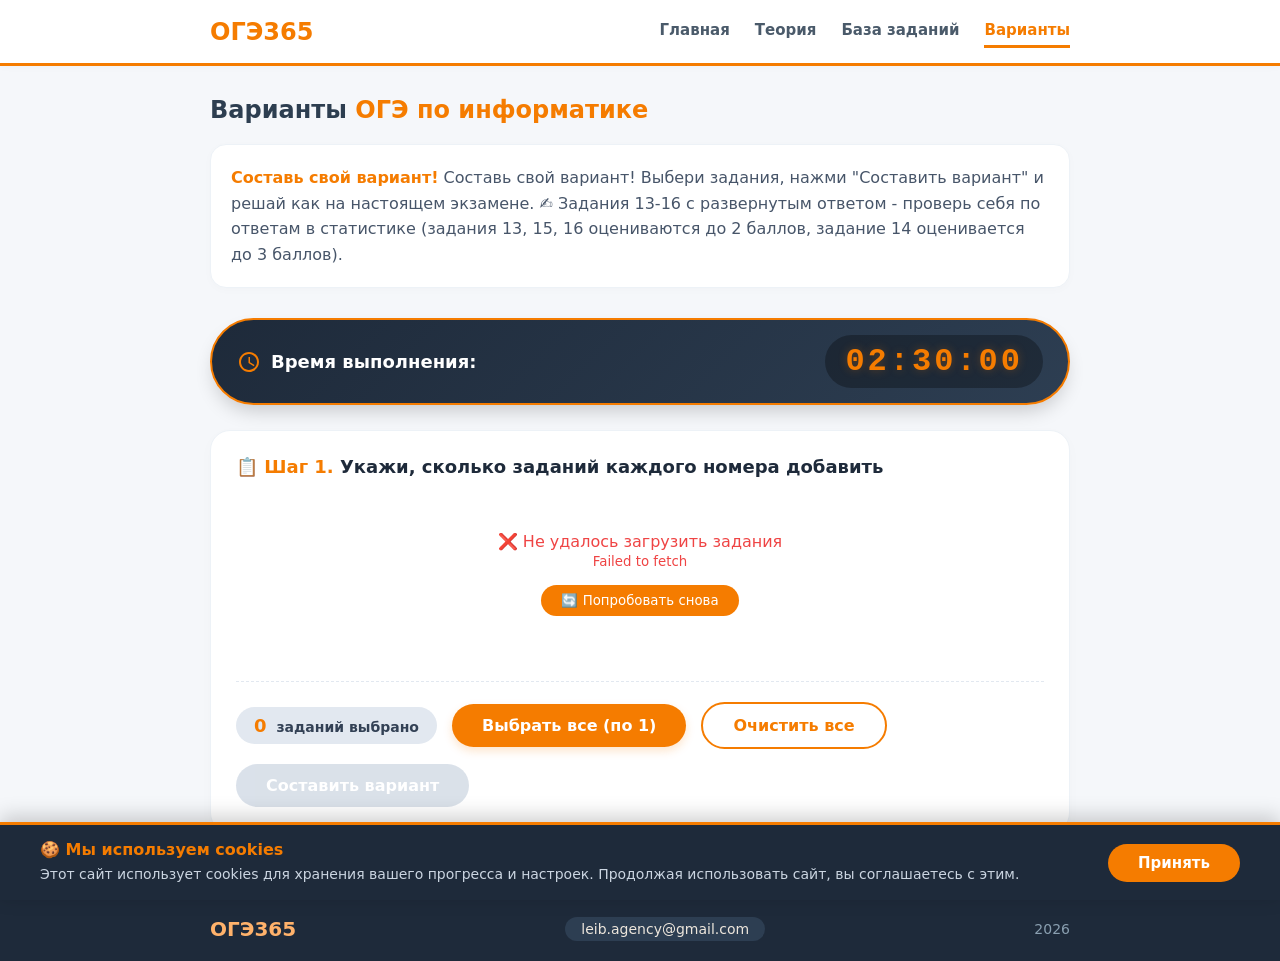
<file: variants.html>
<!DOCTYPE html>
<html lang="ru">
<head>
    <meta charset="UTF-8">
    <meta name="viewport" content="width=device-width, initial-scale=1.0">
    <title>ОГЭ365 - Варианты</title>
    <link rel="stylesheet" href="css/style.css">
    <style>

        .variants-header {
            margin-bottom: 30px;
        }

        .variants-description {
            background: white;
            border-radius: 16px;
            padding: 20px;
            margin-bottom: 30px;
            border: 1px solid #edf2f7;
            box-shadow: 0 2px 10px rgba(0,0,0,0.02);
            color: #475569;
            line-height: 1.6;
        }

            .variants-description strong {
                color: #f57c00;
            }

        .timer-container {
            background: linear-gradient(135deg, #1e2a3a 0%, #2d3e52 100%);
            border-radius: 60px;
            padding: 15px 25px;
            margin-bottom: 25px;
            display: flex;
            align-items: center;
            justify-content: space-between;
            color: white;
            box-shadow: 0 10px 20px -5px rgba(0,0,0,0.2);
            border: 2px solid #f57c00;
            flex-wrap: wrap;
            gap: 15px;
        }

        .timer-label {
            display: flex;
            align-items: center;
            gap: 10px;
            font-size: 18px;
            font-weight: 600;
        }

            .timer-label svg {
                width: 24px;
                height: 24px;
                fill: #f57c00;
            }

        .timer-display {
            font-family: 'Courier New', monospace;
            font-size: 32px;
            font-weight: 700;
            background: rgba(0,0,0,0.3);
            padding: 8px 20px;
            border-radius: 50px;
            letter-spacing: 3px;
            color: #f57c00;
            text-shadow: 0 0 10px rgba(245,124,0,0.3);
        }

        .timer-warning {
            background: #fee2e2;
            border: 2px solid #ef4444;
            animation: pulse 1s infinite;
        }

            .timer-warning .timer-display {
                color: #ef4444;
            }

        .timer-expired {
            background: #1e2a3a;
            opacity: 0.7;
        }

            .timer-expired .timer-display {
                color: #ef4444;
            }

        @keyframes pulse {
            0% {
                opacity: 1;
            }

            50% {
                opacity: 0.8;
            }

            100% {
                opacity: 1;
            }
        }

        .selection-panel {
            background: white;
            border-radius: 20px;
            padding: 25px;
            border: 1px solid #edf2f7;
            box-shadow: 0 4px 15px rgba(0,0,0,0.02);
            margin-bottom: 30px;
        }

        .selection-title {
            font-size: 18px;
            font-weight: 600;
            margin-bottom: 15px;
            color: #1e2a3a;
        }

            .selection-title span {
                color: #f57c00;
            }

        .tasks-grid-select {
            display: grid;
            grid-template-columns: repeat(auto-fill, minmax(280px, 1fr));
            gap: 15px;
            margin-bottom: 25px;
        }

        .task-counter-item {
            background: #f8fafc;
            border: 2px solid #e2e8f0;
            border-radius: 14px;
            padding: 15px;
            display: flex;
            align-items: center;
            justify-content: space-between;
            transition: all 0.2s;
            flex-wrap: wrap;
            gap: 10px;
        }

            .task-counter-item:hover {
                border-color: #f57c00;
                background: #fff5eb;
            }

        .task-counter-info {
            display: flex;
            align-items: center;
            gap: 12px;
            flex: 1;
            min-width: 150px;
        }

        .task-counter-number {
            background: #f57c00;
            color: white;
            min-width: 32px;
            height: 32px;
            border-radius: 30px;
            display: flex;
            align-items: center;
            justify-content: center;
            font-weight: 700;
            font-size: 14px;
        }

        .task-counter-label {
            font-weight: 500;
            color: #334155;
            font-size: 14px;
        }

            .task-counter-label strong {
                display: block;
                margin-bottom: 2px;
            }

            .task-counter-label small {
                font-size: 12px;
                color: #64748b;
            }

        .task-counter-controls {
            display: flex;
            align-items: center;
            gap: 12px;
            background: white;
            padding: 5px;
            border-radius: 40px;
            border: 2px solid #e2e8f0;
        }

        .counter-btn {
            width: 36px;
            height: 36px;
            border-radius: 50%;
            border: none;
            background: #f57c00;
            color: white;
            font-size: 20px;
            font-weight: 700;
            cursor: pointer;
            display: flex;
            align-items: center;
            justify-content: center;
            transition: 0.2s;
        }

            .counter-btn:hover:not(:disabled) {
                background: #e06d00;
                transform: scale(1.05);
            }

            .counter-btn:disabled {
                background: #cbd5e1;
                cursor: not-allowed;
                opacity: 0.5;
            }

        .counter-value {
            font-size: 18px;
            font-weight: 700;
            color: #1e2a3a;
            min-width: 40px;
            text-align: center;
        }

            .counter-value span {
                font-size: 12px;
                font-weight: normal;
                color: #64748b;
                margin-left: 2px;
            }

        .loader-spinner {
            border: 4px solid #f3f3f3;
            border-top: 4px solid #f57c00;
            border-radius: 50%;
            width: 50px;
            height: 50px;
            animation: spin 1s linear infinite;
            margin: 0 auto;
        }

        @keyframes spin {
            0% {
                transform: rotate(0deg);
            }

            100% {
                transform: rotate(360deg);
            }
        }


        .task-file {
            margin: 10px 0;
        }

        .file-link {
            display: inline-flex;
            align-items: center;
            gap: 8px;
            padding: 8px 16px;
            background: #f57c00;
            color: white;
            border-radius: 30px;
            text-decoration: none;
            font-weight: 500;
            font-size: 14px;
            transition: 0.2s;
        }

            .file-link:hover {
                background: #e06d00;
                transform: translateY(-2px);
                box-shadow: 0 4px 10px rgba(245,124,0,0.3);
            }

        .file-icon {
            font-size: 16px;
        }

        .selection-actions {
            display: flex;
            gap: 15px;
            align-items: center;
            flex-wrap: wrap;
            border-top: 1px dashed #e2e8f0;
            padding-top: 20px;
            margin-top: 10px;
        }

        .selected-count {
            background: #e2e8f0;
            padding: 8px 18px;
            border-radius: 40px;
            font-size: 14px;
            font-weight: 600;
            color: #334155;
        }

            .selected-count span {
                color: #f57c00;
                font-size: 18px;
                margin-right: 5px;
            }

        .action-btn {
            background: #f57c00;
            color: white;
            border: none;
            padding: 12px 30px;
            font-size: 16px;
            font-weight: 600;
            border-radius: 50px;
            cursor: pointer;
            transition: 0.2s;
            box-shadow: 0 4px 10px rgba(245,124,0,0.2);
            white-space: nowrap;
        }

            .action-btn:hover:not(:disabled) {
                background: #e06d00;
                transform: translateY(-2px);
                box-shadow: 0 8px 18px rgba(245,124,0,0.3);
            }

            .action-btn:active:not(:disabled) {
                transform: translateY(0);
            }

            .action-btn:disabled {
                background: #cbd5e1;
                cursor: not-allowed;
                box-shadow: none;
                opacity: 0.7;
            }

            .action-btn.secondary {
                background: white;
                border: 2px solid #f57c00;
                color: #f57c00;
                box-shadow: none;
            }

                .action-btn.secondary:hover:not(:disabled) {
                    background: #fff0e0;
                    transform: translateY(-2px);
                }


        .extended-self-check {
            background: #f8fafc;
            border-left: 4px solid #f59e0b;
            padding: 15px;
            border-radius: 8px;
            margin-top: 10px;
            font-size: 14px;
            color: #475569;
        }

            .extended-self-check strong {
                color: #f59e0b;
                display: block;
                margin-bottom: 8px;
                font-size: 16px;
            }

            .extended-self-check p {
                margin: 0;
                line-height: 1.6;
            }
        .variant-result {
            margin-top: 30px;
            background: white;
            border-radius: 24px;
            padding: 25px;
            border: 1px solid #edf2f7;
            box-shadow: 0 10px 25px -5px rgba(0,0,0,0.05);
        }

        .variant-header {
            display: flex;
            justify-content: space-between;
            align-items: center;
            margin-bottom: 20px;
            padding-bottom: 15px;
            border-bottom: 2px solid #f57c00;
            flex-wrap: wrap;
            gap: 15px;
        }

        .variant-title {
            font-size: 22px;
            font-weight: 700;
            color: #1e2a3a;
            display: flex;
            align-items: center;
            gap: 10px;
            flex-wrap: wrap;
        }

            .variant-title span {
                color: #f57c00;
                background: #fff0e0;
                padding: 4px 12px;
                border-radius: 30px;
                font-size: 16px;
            }

        .variant-actions {
            display: flex;
            gap: 10px;
            flex-wrap: wrap;
        }

        .icon-btn {
            background: none;
            border: 1px solid #e2e8f0;
            width: 40px;
            height: 40px;
            border-radius: 50%;
            display: flex;
            align-items: center;
            justify-content: center;
            cursor: pointer;
            transition: 0.2s;
            font-size: 18px;
        }

            .icon-btn:hover {
                border-color: #f57c00;
                color: #f57c00;
                background: #fff5eb;
            }

        .finish-btn {
            background: #10b981;
            color: white;
            border: none;
            padding: 10px 25px;
            border-radius: 40px;
            font-weight: 600;
            cursor: pointer;
            display: flex;
            align-items: center;
            gap: 8px;
            font-size: 15px;
            transition: 0.2s;
            white-space: nowrap;
        }

            .finish-btn:hover {
                background: #059669;
                transform: translateY(-2px);
                box-shadow: 0 5px 15px rgba(16,185,129,0.3);
            }

            .finish-btn:active {
                transform: translateY(0);
            }

        .variant-tasks-list {
            display: flex;
            flex-direction: column;
            gap: 20px;
        }

        .variant-task-card {
            background: #f8fafc;
            border-radius: 16px;
            padding: 20px;
            border: 1px solid #e9eef3;
            position: relative;
            transition: 0.2s;
        }

            .variant-task-card.extended {
                border-left: 4px solid #f59e0b;
                background: #fffbeb;
            }

        .variant-task-number {
            position: absolute;
            top: -10px;
            left: 20px;
            background: #f57c00;
            color: white;
            font-weight: 700;
            padding: 4px 15px;
            border-radius: 30px;
            font-size: 14px;
            box-shadow: 0 4px 8px rgba(245,124,0,0.2);
        }

            .variant-task-number.extended {
                background: #f59e0b;
            }

        .extended-badge {
            position: absolute;
            top: -10px;
            right: 20px;
            background: #f59e0b;
            color: white;
            font-weight: 700;
            padding: 4px 15px;
            border-radius: 30px;
            font-size: 12px;
            box-shadow: 0 4px 8px rgba(245,158,11,0.2);
        }

        .variant-task-question {
            margin-top: 10px;
            margin-bottom: 15px;
            font-size: 15px;
            line-height: 1.5;
            color: #1e2a3a;
            font-weight: 400;
        }

        .variant-task-image {
            margin-bottom: 15px;
            text-align: center;
            background: white;
            padding: 10px;
            border-radius: 8px;
        }

            .variant-task-image img {
                max-width: 100%;
                max-height: 240px;
                object-fit: contain;
            }



        .image-modal {
            position: fixed;
            top: 0;
            left: 0;
            right: 0;
            bottom: 0;
            background: rgba(0,0,0,0.9);
            display: flex;
            align-items: center;
            justify-content: center;
            z-index: 10000;
            cursor: pointer;
            backdrop-filter: blur(5px);
        }

            .image-modal img {
                max-width: 90%;
                max-height: 90%;
                object-fit: contain;
                border-radius: 8px;
                box-shadow: 0 0 30px rgba(0,0,0,0.5);
            }

        .image-modal-close {
            position: absolute;
            top: 20px;
            right: 30px;
            font-size: 40px;
            color: white;
            cursor: pointer;
            font-weight: bold;
            transition: 0.2s;
            z-index: 10001;
        }

            .image-modal-close:hover {
                color: #f57c00;
                transform: scale(1.1);
            }

        .task-table-container {
            margin: 15px 0;
            overflow-x: auto;
            overflow-y: visible;
            max-width: 100%;
            -webkit-overflow-scrolling: touch;
        }

        .task-table {
            width: 100%;
            border-collapse: collapse;
            background: white;
            border: 2px solid #e2e8f0;
            border-radius: 12px;
            overflow: hidden;
        }

            .task-table th,
            .task-table td {
                padding: 10px 8px;
                border: 1px solid #e2e8f0;
                font-size: 14px;
                text-align: center;
                vertical-align: middle;
                white-space: nowrap; 
            }

            .task-table th {
                background: #f57c00;
                color: white;
                font-weight: 600;
            }

            .task-table td {
                background: white;
                color: #1e2a3a;
            }

            .task-table[data-type="alphabet"] th,
            .task-table[data-type="alphabet"] td {
                min-width: 35px; 
                max-width: 35px;
                padding: 8px 2px;
            }

            .task-table[data-type="code"] td:first-child {
                background: #f8fafc;
                font-weight: 600;
                white-space: nowrap;
                width: 120px;
                min-width: 120px;
                max-width: 120px;
                text-align: center;
                vertical-align: middle;
            }

            .task-table[data-type="code"] td:last-child {
                background: white;
                font-family: 'Courier New', monospace;
                white-space: pre-wrap;
                word-break: break-word;
                text-align: left;
                vertical-align: top;
                min-width: 400px;
            }

        @media (max-width: 600px) {
            .task-table th,
            .task-table td {
                padding: 6px 4px;
                font-size: 12px;
            }

            .task-table[data-type="alphabet"] th,
            .task-table[data-type="alphabet"] td {
                min-width: 28px;
                max-width: 28px;
                padding: 6px 1px;
                font-size: 11px;
            }

            .task-table[data-type="code"] td:first-child {
                width: 100px;
                min-width: 100px;
                max-width: 100px;
            }

            .task-table[data-type="code"] td:last-child {
                min-width: 250px;
            }
        }

        .variant-answer-block {
            display: flex;
            gap: 10px;
            align-items: center;
            flex-wrap: wrap;
            margin-bottom: 10px;
        }

        .variant-answer-input {
            flex: 1;
            min-width: 200px;
            padding: 10px 14px;
            font-size: 14px;
            border: 2px solid #e2e8f0;
            border-radius: 8px;
            transition: 0.2s;
        }

            .variant-answer-input:focus {
                outline: none;
                border-color: #f57c00;
            }

        .variant-check-btn {
            background: white;
            border: 2px solid #f57c00;
            color: #f57c00;
            padding: 8px 20px;
            font-size: 14px;
            font-weight: 600;
            border-radius: 30px;
            cursor: pointer;
            transition: 0.2s;
            white-space: nowrap;
        }

            .variant-check-btn:hover {
                background: #f57c00;
                color: white;
            }

        .variant-result-badge {
            font-size: 20px;
            min-width: 30px;
            text-align: center;
        }

        .extended-answer-block {
            background: white;
            border-radius: 12px;
            padding: 15px;
            border: 1px dashed #f59e0b;
            margin-bottom: 10px;
        }

        .extended-note {
            color: #f59e0b;
            font-weight: 600;
            margin-bottom: 10px;
            font-size: 14px;
            display: flex;
            align-items: center;
            gap: 5px;
        }

        .extended-info {
            font-size: 14px;
            color: #64748b;
            margin-top: 10px;
            padding-top: 10px;
            border-top: 1px dashed #e2e8f0;
        }

            .extended-info strong {
                color: #f59e0b;
            }

        .variant-hints-container {
            margin-top: 10px;
        }

        .variant-spoiler-item {
            border: 1px solid #e2e8f0;
            border-radius: 8px;
            margin-bottom: 8px;
            overflow: hidden;
            display: none;
        }

            .variant-spoiler-item.visible {
                display: block;
            }

        .variant-spoiler-header {
            background: white;
            padding: 10px 15px;
            cursor: pointer;
            display: flex;
            align-items: center;
            gap: 8px;
            font-weight: 500;
            font-size: 13px;
            color: #2d3e50;
            transition: 0.2s;
        }

            .variant-spoiler-header:hover {
                background: #f1f5f9;
            }

            .variant-spoiler-header .spoiler-icon {
                font-size: 12px;
                color: #f57c00;
                transition: transform 0.2s;
            }

            .variant-spoiler-header.open .spoiler-icon {
                transform: rotate(90deg);
            }

        .variant-spoiler-content {
            max-height: 0;
            overflow: hidden;
            transition: max-height 0.3s ease-out;
            background: #f8fafc;
            border-top: 1px solid transparent;
        }

            .variant-spoiler-content.open {
                max-height: 200px;
                border-top-color: #e2e8f0;
            }

        .variant-spoiler-inner {
            padding: 15px;
            font-size: 13px;
            color: #475569;
        }

        .choice-group {
            display: flex;
            flex-direction: column;
            gap: 8px;
            margin-bottom: 10px;
            width: 100%;
        }

        .choice-item {
            display: flex;
            align-items: center;
            gap: 10px;
            padding: 10px 14px;
            background: white;
            border: 2px solid #e2e8f0;
            border-radius: 8px;
            cursor: pointer;
            transition: 0.2s;
            font-size: 14px;
        }

            .choice-item:hover {
                border-color: #f57c00;
                background: #fff5eb;
            }

            .choice-item.selected {
                border-color: #f57c00;
                background: #fff0e0;
                box-shadow: 0 4px 10px rgba(245,124,0,0.1);
            }

            .choice-item input[type="radio"] {
                width: 18px;
                height: 18px;
                accent-color: #f57c00;
                cursor: pointer;
            }

        .modal-overlay {
            position: fixed;
            top: 0;
            left: 0;
            right: 0;
            bottom: 0;
            background: rgba(0,0,0,0.5);
            display: flex;
            align-items: center;
            justify-content: center;
            z-index: 1000;
            backdrop-filter: blur(5px);
            padding: 15px;
        }

        .modal-content {
            background: white;
            border-radius: 30px;
            padding: 30px;
            max-width: 400px;
            width: 100%;
            text-align: center;
            box-shadow: 0 25px 50px -12px rgba(0,0,0,0.25);
            border: 3px solid #f57c00;
        }

        .modal-icon {
            font-size: 56px;
            margin-bottom: 20px;
        }

        .modal-title {
            font-size: 26px;
            font-weight: 700;
            color: #1e2a3a;
            margin-bottom: 15px;
        }

        .modal-text {
            color: #64748b;
            margin-bottom: 25px;
            line-height: 1.6;
        }

        .modal-btn {
            background: #f57c00;
            color: white;
            border: none;
            padding: 14px 30px;
            font-size: 16px;
            font-weight: 600;
            border-radius: 50px;
            cursor: pointer;
            transition: 0.2s;
        }

            .modal-btn:hover {
                background: #e06d00;
            }

        .empty-variant {
            text-align: center;
            padding: 40px;
            color: #94a3b8;
            font-size: 16px;
            background: #f8fafc;
            border-radius: 20px;
            border: 1px dashed #cbd5e1;
        }

        .stats-modal {
            position: fixed;
            top: 0;
            left: 0;
            right: 0;
            bottom: 0;
            background: rgba(0,0,0,0.5);
            display: flex;
            align-items: center;
            justify-content: center;
            z-index: 1000;
            backdrop-filter: blur(5px);
            padding: 15px;
        }

        .stats-content {
            background: white;
            border-radius: 30px;
            padding: 40px;
            max-width: 550px;
            width: 90%;
            max-height: 80vh;
            overflow-y: auto;
            box-shadow: 0 25px 50px -12px rgba(0,0,0,0.25);
            border: 3px solid #f57c00;
        }

        .stats-title {
            font-size: 28px;
            font-weight: 700;
            color: #1e2a3a;
            margin-bottom: 10px;
        }

        .stats-subtitle {
            color: #64748b;
            margin-bottom: 25px;
            padding-bottom: 15px;
            border-bottom: 1px solid #e2e8f0;
        }

        .stats-score {
            background: linear-gradient(135deg, #f57c00, #f59e0b);
            color: white;
            padding: 25px;
            border-radius: 20px;
            text-align: center;
            margin-bottom: 25px;
        }

        .stats-score-number {
            font-size: 48px;
            font-weight: 800;
            line-height: 1;
        }

        .stats-score-label {
            font-size: 16px;
            opacity: 0.9;
            margin-top: 5px;
        }

        .stats-score-note {
            font-size: 14px;
            opacity: 0.8;
            margin-top: 10px;
            background: rgba(255,255,255,0.2);
            padding: 8px;
            border-radius: 30px;
        }

        .stats-detail {
            margin-bottom: 20px;
        }

        .stats-detail-title {
            font-weight: 600;
            color: #1e2a3a;
            margin-bottom: 10px;
        }

        .stats-task-list {
            list-style: none;
            padding: 0;
        }

        .stats-task-item {
            display: flex;
            justify-content: space-between;
            padding: 12px 0;
            border-bottom: 1px solid #f1f5f9;
        }

        .stats-task-number {
            font-weight: 600;
        }

            .stats-task-number small {
                font-weight: normal;
                color: #94a3b8;
                font-size: 12px;
                margin-left: 5px;
            }

        .stats-task-result {
            font-weight: 600;
        }

            .stats-task-result.correct {
                color: #10b981;
            }

            .stats-task-result.incorrect {
                color: #ef4444;
            }

            .stats-task-result.pending {
                color: #94a3b8;
            }

        .stats-extended-section {
            background: #fffbeb;
            border-radius: 16px;
            padding: 20px;
            margin: 20px 0;
        }

        .stats-extended-title {
            font-weight: 700;
            color: #f59e0b;
            margin-bottom: 15px;
            font-size: 16px;
        }

        .stats-extended-item {
            display: flex;
            flex-direction: column;
            gap: 5px;
            padding: 12px;
            background: white;
            border-radius: 12px;
            margin-bottom: 10px;
        }

        .stats-extended-header {
            display: flex;
            justify-content: space-between;
            font-weight: 600;
        }

        .stats-extended-answer {
            background: #f1f5f9;
            padding: 10px;
            border-radius: 8px;
            font-size: 14px;
            color: #334155;
            word-break: break-word;
        }

        .stats-extended-note {
            background: #f1f5f9;
            padding: 12px;
            border-radius: 12px;
            font-size: 14px;
            color: #64748b;
            text-align: center;
            margin-top: 15px;
        }

        .stats-buttons {
            display: flex;
            gap: 15px;
            margin-top: 25px;
        }

        .stats-btn {
            flex: 1;
            padding: 15px;
            border: none;
            border-radius: 50px;
            font-weight: 600;
            cursor: pointer;
            transition: 0.2s;
        }

            .stats-btn.primary {
                background: #f57c00;
                color: white;
            }

                .stats-btn.primary:hover {
                    background: #e06d00;
                }

            .stats-btn.secondary {
                background: white;
                border: 2px solid #f57c00;
                color: #f57c00;
            }

                .stats-btn.secondary:hover {
                    background: #fff0e0;
                }

        .variant-task-subnumber {
            color: #3b82f6;
            font-weight: 600;
            margin-left: 10px;
            font-size: 14px;
            background: #eff6ff;
            padding: 2px 8px;
            border-radius: 20px;
            display: inline-block;
        }

        .cookie-consent {
            position: fixed;
            bottom: 0;
            left: 0;
            right: 0;
            background: #1e2a3a;
            color: white;
            padding: 15px 20px;
            z-index: 9999;
            box-shadow: 0 -5px 20px rgba(0,0,0,0.2);
            border-top: 3px solid #f57c00;
            animation: slideUp 0.3s ease;
        }

        .cookie-content {
            max-width: 1200px;
            margin: 0 auto;
            display: flex;
            align-items: center;
            justify-content: space-between;
            gap: 20px;
            flex-wrap: wrap;
        }

        .cookie-text {
            flex: 1;
            min-width: 250px;
        }

            .cookie-text strong {
                color: #f57c00;
                display: block;
                margin-bottom: 5px;
                font-size: 16px;
            }

            .cookie-text p {
                margin: 0;
                font-size: 14px;
                color: #cbd5e1;
                line-height: 1.5;
            }

        .cookie-btn {
            background: #f57c00;
            color: white;
            border: none;
            padding: 10px 30px;
            border-radius: 40px;
            font-weight: 600;
            cursor: pointer;
            transition: 0.2s;
            white-space: nowrap;
            font-size: 15px;
        }

            .cookie-btn:hover {
                background: #e06d00;
                transform: translateY(-2px);
                box-shadow: 0 5px 15px rgba(245,124,0,0.3);
            }

        @keyframes slideUp {
            from {
                transform: translateY(100%);
            }

            to {
                transform: translateY(0);
            }
        }

        @media (max-width: 600px) {
            .cookie-content {
                flex-direction: column;
                text-align: center;
            }

            .cookie-btn {
                width: 100%;
            }
        }

        @media (max-width: 600px) {
            .timer-container {
                flex-direction: column;
                text-align: center;
                padding: 15px;
            }

            .timer-label {
                justify-content: center;
            }

            .timer-display {
                font-size: 24px;
                letter-spacing: 2px;
            }

            .variant-answer-block {
                flex-direction: column;
            }

            .variant-answer-input,
            .variant-check-btn {
                width: 100%;
            }

            .tasks-grid-select {
                grid-template-columns: 1fr;
            }

            .task-counter-item {
                flex-direction: column;
                align-items: flex-start;
            }

            .task-counter-controls {
                width: 100%;
                justify-content: center;
            }

            .selection-actions {
                justify-content: center;
            }

            .action-btn {
                width: 100%;
                text-align: center;
            }

            .stats-buttons {
                flex-direction: column;
            }
        }

        @media (max-width: 400px) {
            .timer-display {
                font-size: 20px;
                letter-spacing: 1px;
            }

            .variant-title {
                font-size: 18px;
            }

            .finish-btn {
                width: 100%;
                justify-content: center;
            }
        }
    </style>
</head>
<body>
    <header class="header">
        <div class="container">
            <div class="logo" onclick="window.location.href='index.html'">ОГЭ365</div>
            <div class="nav">
                <button class="nav-btn" onclick="window.location.href='index.html'">Главная</button>
                <button class="nav-btn" onclick="window.location.href='theory.html'">Теория</button>
                <button class="nav-btn" onclick="window.location.href='tasks.html'">База заданий</button>
                <button class="nav-btn active" onclick="window.location.href='variants.html'">Варианты</button>
            </div>
        </div>
    </header>

    <main class="main-content">
        <div class="container">
            <div class="variants-header">
                <h1 class="page-title">
                    Варианты <span>ОГЭ по информатике</span>
                </h1>
                <div class="variants-description">
                    <strong>Составь свой вариант!</strong> Составь свой вариант! Выбери задания, нажми "Составить вариант" и решай как на настоящем экзамене.
                    ✍️ Задания 13-16 с развернутым ответом - проверь себя по ответам в статистике (задания 13, 15, 16 оцениваются до 2 баллов, задание 14 оценивается до 3 баллов).
                </div>
            </div>

            <div class="timer-container" id="timerContainer">
                <div class="timer-label">
                    <svg viewBox="0 0 24 24">
                        <path d="M12 2C6.48 2 2 6.48 2 12s4.48 10 10 10 10-4.48 10-10S17.52 2 12 2zm0 18c-4.41 0-8-3.59-8-8s3.59-8 8-8 8 3.59 8 8-3.59 8-8 8zm-.5-13v6l5.25 3.15.75-1.23-4.5-2.67V7z" />
                    </svg>
                    <span>Время выполнения:</span>
                </div>
                <div class="timer-display" id="timerDisplay">02:30:00</div>
            </div>

            <div class="selection-panel">
                <div class="selection-title">
                    <span>📋 Шаг 1.</span> Укажи, сколько заданий каждого номера добавить
                </div>

                <div class="tasks-grid-select" id="tasksGrid">
                </div>

                <div class="selection-actions">
                    <div class="selected-count" id="selectedCount">
                        <span>0</span> заданий выбрано
                    </div>
                    <button class="action-btn" id="selectAllBtn">Выбрать все (по 1)</button>
                    <button class="action-btn secondary" id="clearAllBtn">Очистить все</button>
                    <button class="action-btn" id="composeVariantBtn" disabled>Составить вариант</button>
                </div>
            </div>

            <div class="variant-result" id="variantResult" style="display: none;">
                <div class="variant-header">
                    <div class="variant-title">
                        Твой вариант <span id="variantTasksCount">0 заданий</span>
                    </div>
                    <div class="variant-actions">
                        <button class="finish-btn" id="finishExamBtn">
                            🏁 Завершить экзамен
                        </button>
                        <button class="icon-btn" id="refreshVariantBtn" title="Новые случайные задания">🔄</button>
                        <button class="icon-btn" id="clearVariantBtn" title="Очистить вариант">✕</button>
                    </div>
                </div>

                <div id="variantTasksContainer">
                </div>
            </div>
        </div>
    </main>

    <footer class="footer">
        <div class="container">
            <div class="footer-logo">ОГЭ365</div>
            <div class="footer-email">leib.agency@gmail.com</div>
            <div class="footer-year">2026</div>
        </div>
    </footer>

    <div id="timeoutModal" style="display: none;">
        <div class="modal-overlay">
            <div class="modal-content">
                <div class="modal-icon">⏰</div>
                <div class="modal-title">Время вышло!</div>
                <div class="modal-text">
                    Экзаменационное время завершено.<br>
                    Ты можешь продолжить решать, но это уже сверх норматива.
                </div>
                <button class="modal-btn" onclick="closeTimeoutModal()">Понятно</button>
            </div>
        </div>
    </div>

    <div id="statsModal" style="display: none;"></div>

    <script>
        const API_URL = 'https://script.google.com/macros/s/AKfycbwZT2VsEsQFv7PophKATDA78ITSS37_s3FCcTMSRqSNWOCsGOMCOVAI5ZUp6VTQTG8S-A/exec';

        let allTasks = [];
        let currentVariant = [];
        let attemptCounts = {};
        let userAnswers = {};
        let taskCounts = {};
        let isLoading = true;

        let timerInterval = null;
        let timeLeft = 150 * 60;
        let timerRunning = false;

        const extendedTasks = [13, 14, 15, 16];

        const taskNames = {
            1: 'Количественные параметры',
            2: 'Кодирование и декодирование',
            3: 'Значение логического выражения',
            4: 'Формальные описания объектов',
            5: 'Линейный алгоритм',
            6: 'Программа с условным оператором',
            7: 'ИКТ технологии',
            8: 'Поисковые запросы',
            9: 'Анализ схем',
            10: 'Системы счисления',
            11: 'Поиск в ОС и текстовом редакторе',
            12: 'Поисковые средства ОС',
            13: '',
            14: '',
            15: '',
            16: ''
        };

        function formatText(text) {
            if (!text) return '';
            let formatted = String(text).replace(/\n/g, '<br>').replace(/\r\n/g, '<br>');
            formatted = formatted.replace(/\*\*(.*?)\*\*/g, '<strong>$1</strong>');
            formatted = formatted.replace(/__(.*?)__/g, '<strong>$1</strong>');
            return formatted;
        }

        function formatTableCell(cellContent) {
            if (!cellContent) return '';

            let formatted = String(cellContent);

            formatted = formatted.replace(/\\n/g, '<br>');

            formatted = formatted.replace(/\*\*(.*?)\*\*/g, '<strong>$1</strong>');
            formatted = formatted.replace(/__(.*?)__/g, '<strong>$1</strong>');
            formatted = formatted.replace(/(?<![\/:])\*(?!\*)(.*?)(?<![\/:])\*(?!\*)/g, '<strong>$1</strong>');

            return formatted;
        }

        function getGoogleDriveImageUrl(url) {
            if (!url) return url;

            if (url.includes('drive.google.com')) {
                const match = url.match(/\/d\/(.+?)\/|id=(.+?)(&|$)/);
                if (match) {
                    const fileId = match[1] || match[2];
                    if (fileId) {
                        return `https://lh3.googleusercontent.com/d/${fileId}=w800?authuser=0`;
                    }
                }
            }
            return url;
        }

        function getGoogleDriveDirectLink(url) {
            if (!url) return url;

            if (url.includes('drive.google.com')) {
                // Формат: https://drive.google.com/file/d/FILE_ID/view
                const match = url.match(/\/d\/(.+?)\/|id=(.+?)(&|$)/);
                if (match) {
                    const fileId = match[1] || match[2];
                    if (fileId) {
                        return `https://drive.google.com/uc?export=download&id=${fileId}`;
                    }
                }
            }

            if (url.includes('uc?export=download')) {
                return url;
            }

            return url;
        }

        function renderTable(tableData) {
            if (!tableData) return '';

            try {
                console.log('Данные таблицы:', tableData);

                let rows;
                if (String(tableData).includes(';')) {
                    rows = String(tableData).split(';').map(row => row.split(','));
                } else if (String(tableData).includes('|')) {
                    rows = String(tableData).split('|').map(row => row.split(','));
                } else {
                    return '';
                }

                if (rows.length < 2) return '';

                let tableHtml = '<div class="task-table-container"><table class="task-table" data-type="alphabet">';

                for (let i = 0; i < rows.length; i++) {
                    tableHtml += '<tr>';
                    rows[i].forEach(cell => {
                        const cellContent = cell.trim();
                       
                        const formattedContent = cellContent.replace(/\\n/g, '<br>');

                        if (i === 0) {
                            tableHtml += `<th>${formattedContent}</th>`;
                        } else {
                            
                            tableHtml += `<td>${formattedContent}</td>`;
                        }
                    });
                    tableHtml += '</tr>';
                }

                tableHtml += '</table></div>';
                return tableHtml;
            } catch (e) {
                console.error('Ошибка рендеринга таблицы:', e);
                return '';
            }
        }

        function renderTask6Table(tableData) {
            if (!tableData) return '';

            try {
                
                const rows = String(tableData).split('&&').map(row => row.split('::'));

                if (rows.length === 0) return '';

                let tableHtml = '<div class="task-table-container"><table class="task-table" data-type="code">';

                
                tableHtml += '<thead><tr><th>Язык программирования</th><th>Код программы</th></tr></thead>';

                
                tableHtml += '<tbody>';
                for (let i = 0; i < rows.length; i++) {
                    if (rows[i].length >= 2) {
                        const language = rows[i][0].trim();
                        
                        const code = rows[i][1].trim().replace(/\\n/g, '<br>');

                        tableHtml += '<tr>';
                        tableHtml += `<td style="font-weight: 600; white-space: nowrap;">${language}</td>`;
                        tableHtml += `<td style="text-align: left; font-family: monospace; white-space: pre-wrap;">${code}</td>`;
                        tableHtml += '</tr>';
                    }
                }
                tableHtml += '</tbody>';

                tableHtml += '</table></div>';
                return tableHtml;
            } catch (e) {
                console.error('Ошибка рендеринга таблицы задания 6:', e);
                return '';
            }
        }

        document.addEventListener('DOMContentLoaded', function () {
            showMainLoader();
            loadTasks();
        });

        function showMainLoader() {
            const grid = document.getElementById('tasksGrid');
            grid.innerHTML = `
                                        <div style="grid-column: 1/-1; text-align: center; padding: 40px;">
                                            <div class="loader-spinner" style="width: 50px; height: 50px;"></div>
                                            <p style="margin-top: 20px; color: #64748b;">⏳ Загрузка заданий...</p>
                                            <p style="font-size: 14px; color: #94a3b8;">Пожалуйста, подождите</p>
                                        </div>
                                    `;
        }

        function showVariantLoader() {
            const container = document.getElementById('variantTasksContainer');
            container.innerHTML = `
                                        <div style="text-align: center; padding: 40px;">
                                            <div class="loader-spinner" style="width: 50px; height: 50px;"></div>
                                            <p style="margin-top: 20px; color: #64748b;">⏳ Составляем вариант...</p>
                                            <p style="font-size: 14px; color: #94a3b8;">Выбираем случайные задания</p>
                                        </div>
                                    `;
        }

        async function loadTasks() {
            try {
                const response = await fetch(API_URL);

                if (!response.ok) {
                    throw new Error(`Ошибка HTTP: ${response.status}`);
                }

                allTasks = await response.json();

                if (!allTasks || allTasks.length === 0) {
                    throw new Error('Нет данных');
                }

                console.log('✅ Загружено заданий:', allTasks.length);
                for (let i = 1; i <= 16; i++) {
                    taskCounts[i] = 0;
                }

                isLoading = false;
                renderTaskCounters();

            } catch (error) {
                console.error('❌ Ошибка:', error);
                const grid = document.getElementById('tasksGrid');
                grid.innerHTML = `
                                            <div style="grid-column: 1/-1; text-align: center; padding: 40px; color: #ef4444;">
                                                ❌ Не удалось загрузить задания<br>
                                                <small>${error.message}</small><br>
                                                <button onclick="location.reload()"
                                                        style="margin-top: 15px; padding: 8px 20px; background: #f57c00;
                                                               color: white; border: none; border-radius: 30px; cursor: pointer;">
                                                    🔄 Попробовать снова
                                                </button>
                                            </div>
                                        `;
                isLoading = false;
            }
        }

        function renderTaskCounters() {
            if (isLoading) return;

            const grid = document.getElementById('tasksGrid');
            let html = '';

            for (let i = 1; i <= 16; i++) {
                const isExtended = extendedTasks.includes(i);

                html += `
                                            <div class="task-counter-item" id="task-counter-${i}">
                                                <div class="task-counter-info">
                                                    <div class="task-counter-number">${i}</div>
                                                    <div class="task-counter-label">
                                                        <strong>Задание ${i}${isExtended ? ' ✍️' : ''}</strong>
                                                        <small>${taskNames[i]}</small>
                                                    </div>
                                                </div>

                                                <div class="task-counter-controls">
                                                    <button class="counter-btn" onclick="decrementCount(${i})" ${taskCounts[i] === 0 ? 'disabled' : ''}>−</button>
                                                    <div class="counter-value" id="count-${i}">
                                                        ${taskCounts[i]} <span>шт.</span>
                                                    </div>
                                                    <button class="counter-btn" onclick="incrementCount(${i})" ${taskCounts[i] === 5 ? 'disabled' : ''}>+</button>
                                                </div>
                                            </div>
                                        `;
            }

            grid.innerHTML = html;
            updateTotalCount();
        }

        window.incrementCount = function (number) {
            if (taskCounts[number] < 5) {
                taskCounts[number]++;
                updateCountDisplay(number);
                updateComposeButton();
            }
        };

        window.decrementCount = function (number) {
            if (taskCounts[number] > 0) {
                taskCounts[number]--;
                updateCountDisplay(number);
                updateComposeButton();
            }
        };

        function updateCountDisplay(number) {
            const countEl = document.getElementById(`count-${number}`);
            if (countEl) {
                countEl.innerHTML = `${taskCounts[number]} <span>шт.</span>`;
            }

            const decrementBtn = document.querySelector(`#task-counter-${number} .counter-btn:first-child`);
            const incrementBtn = document.querySelector(`#task-counter-${number} .counter-btn:last-child`);

            if (decrementBtn) decrementBtn.disabled = taskCounts[number] === 0;
            if (incrementBtn) incrementBtn.disabled = taskCounts[number] === 5;
        }

        function updateTotalCount() {
            const total = Object.values(taskCounts).reduce((sum, count) => sum + count, 0);
            const countEl = document.getElementById('selectedCount');
            if (countEl) {
                countEl.innerHTML = `<span>${total}</span> заданий выбрано`;
            }
        }

        function updateComposeButton() {
            const total = Object.values(taskCounts).reduce((sum, count) => sum + count, 0);
            const btn = document.getElementById('composeVariantBtn');
            if (btn) btn.disabled = total === 0 || isLoading;
        }

        function startTimer() {
            if (timerRunning) return;
            timerRunning = true;
            timerInterval = setInterval(updateTimer, 1000);
        }

        function stopTimer() {
            if (timerInterval) {
                clearInterval(timerInterval);
                timerInterval = null;
                timerRunning = false;
            }
        }

        function resetTimer() {
            stopTimer();
            timeLeft = 150 * 60;
            updateTimerDisplay();

            const timerContainer = document.getElementById('timerContainer');
            if (timerContainer) {
                timerContainer.classList.remove('timer-warning', 'timer-expired');
            }
        }

        function updateTimer() {
            if (timeLeft <= 0) {
                stopTimer();
                showTimeoutModal();

                const timerContainer = document.getElementById('timerContainer');
                if (timerContainer) timerContainer.classList.add('timer-expired');
                return;
            }

            timeLeft--;
            updateTimerDisplay();

            if (timeLeft === 300) {
                const timerContainer = document.getElementById('timerContainer');
                if (timerContainer) timerContainer.classList.add('timer-warning');
            }
        }

        function updateTimerDisplay() {
            const hours = Math.floor(timeLeft / 3600);
            const minutes = Math.floor((timeLeft % 3600) / 60);
            const seconds = timeLeft % 60;

            const display = document.getElementById('timerDisplay');
            if (display) {
                display.textContent = `${String(hours).padStart(2, '0')}:${String(minutes).padStart(2, '0')}:${String(seconds).padStart(2, '0')}`;
            }
        }

        function showTimeoutModal() {
            const modal = document.getElementById('timeoutModal');
            if (modal) modal.style.display = 'block';
        }

        window.closeTimeoutModal = function () {
            const modal = document.getElementById('timeoutModal');
            if (modal) modal.style.display = 'none';
        };

        function composeVariant() {
            const totalTasks = Object.values(taskCounts).reduce((sum, count) => sum + count, 0);

            if (totalTasks === 0) {
                alert('Выберите хотя бы одно задание');
                return;
            }

            if (isLoading) {
                alert('База заданий ещё загружается, подождите');
                return;
            }

            userAnswers = {};
            attemptCounts = {};

            showVariantLoader();
            document.getElementById('variantResult').style.display = 'block';

            setTimeout(() => {
                let newVariant = [];
                for (let number = 1; number <= 16; number++) {
                    const count = taskCounts[number] || 0;
                    if (count === 0) continue;

                    const tasksWithNumber = allTasks.filter(task => task.number == number);

                    if (tasksWithNumber.length === 0) {
                        for (let i = 0; i < count; i++) {
                            newVariant.push({
                                number: number,
                                question: `Нет заданий с номером ${number} в базе`,
                                answer: '',
                                hint1: '',
                                hint2: '',
                                image_url: '',
                                isPlaceholder: true
                            });
                        }
                        continue;
                    }

                    const shuffled = [...tasksWithNumber].sort(() => Math.random() - 0.5);

                    for (let i = 0; i < count; i++) {
                        newVariant.push({ ...shuffled[i % shuffled.length] });
                    }
                }
                currentVariant = newVariant;

                displayVariant();
                resetTimer();
                startTimer();
            }, 500);
        }

        function displayVariant() {
            const container = document.getElementById('variantTasksContainer');
            const variantResult = document.getElementById('variantResult');
            const countSpan = document.getElementById('variantTasksCount');

            if (currentVariant.length === 0) {
                variantResult.style.display = 'none';
                return;
            }

            variantResult.style.display = 'block';
            countSpan.textContent = `${currentVariant.length} заданий`;

            let html = '<div class="variant-tasks-list">';
            const numberCounters = {};

            currentVariant.forEach((task, index) => {
                const taskNumber = task.number;
                if (!numberCounters[taskNumber]) {
                    numberCounters[taskNumber] = 1;
                } else {
                    numberCounters[taskNumber]++;
                }

                const displayNumber = task.task_number || `${taskNumber}.${numberCounters[taskNumber]}`;

                const hasImage = task.image_url && String(task.image_url).trim() !== '';
                const hasFile = task.file_url && String(task.file_url).trim() !== '';
                const taskId = `variant-${index}`;
                const isExtended = extendedTasks.includes(taskNumber);

                if (!attemptCounts[taskId]) {
                    attemptCounts[taskId] = 0;
                }

               
                function safeReplace(text) {
                    if (text === null || text === undefined) return '';
                    if (typeof text !== 'string') return String(text);
                    let formatted = text.replace(/\n/g, '<br>').replace(/\r\n/g, '<br>');
                    
                    formatted = formatted.replace(/\*\*(.*?)\*\*/g, '<strong>$1</strong>');
                    
                    formatted = formatted.replace(/__(.*?)__/g, '<strong>$1</strong>');
                    return formatted;
                }

                let tableHtml = '';
                if (task.number == 6) {
                    tableHtml = renderTask6Table(task.table_data);
                } else {
                    tableHtml = renderTable(task.table_data);
                }

                html += `
                <div class="variant-task-card ${isExtended ? 'extended' : ''}" id="${taskId}">
                    <div class="variant-task-number ${isExtended ? 'extended' : ''}">
                        Задание ${taskNumber}
                        <span class="variant-task-subnumber">${displayNumber}</span>
                    </div>
                    ${isExtended ? '<div class="extended-badge">✍️ Развернутый ответ</div>' : ''}

                    <div class="variant-task-question">${safeReplace(task.question)}</div>

                    ${tableHtml}

                    ${hasImage ? `
                        <div class="task-image" style="display: flex; flex-direction: column; gap: 10px; align-items: center;">
                            ${(() => {
                                let urls = [];
                                const imageUrlStr = String(task.image_url);
                                if (imageUrlStr.includes(';')) {
                                    urls = imageUrlStr.split(';');
                                } else if (imageUrlStr.includes('|')) {
                                    urls = imageUrlStr.split('|');
                                } else {
                                    urls = [imageUrlStr];
                                }
            
                                return urls.map((url, idx) => {
                                    const cleanUrl = url.trim();
                                    if (!cleanUrl) return '';
                                    const processedUrl = getGoogleDriveImageUrl(cleanUrl);
                                    return `<img src="${processedUrl}" 
                                                 alt="Задание ${task.number} - изображение ${idx + 1}"
                                                 style="max-width: 100%; max-height: 240px; object-fit: contain; border-radius: 8px; margin-bottom: 5px;"
                                                 onerror="this.onerror=null; this.style.display='none';">`;
                                }).join('');
                            })()}
                        </div>
                    ` : ''}

                    ${hasFile ? `
                        <div class="task-file">
                            <a href="${getGoogleDriveDirectLink(task.file_url)}" target="_blank" class="file-link" download>
                                <span class="file-icon">📎</span>
                                <span class="file-text">Скачать файл для задания</span>
                            </a>
                        </div>
                    ` : ''}

                    ${renderVariantAnswerBlock(task, taskId)}

                    <div class="variant-hints-container" id="hints-${taskId}">
                        ${task.hint1 ? `
                            <div class="variant-spoiler-item" id="spoiler-item-hint1-${taskId}">
                                <div class="variant-spoiler-header" id="v-spoiler-header-hint1-${taskId}" onclick="toggleVariantSpoiler('hint1-${taskId}')">
                                    <span class="spoiler-icon">▶</span>
                                    <span class="spoiler-title">Подсказка 1</span>
                                </div>
                                <div class="variant-spoiler-content" id="v-spoiler-content-hint1-${taskId}">
                                    <div class="variant-spoiler-inner">
                                        ${safeReplace(task.hint1)}
                                    </div>
                                </div>
                            </div>
                        ` : ''}

                        ${task.hint2 ? `
                            <div class="variant-spoiler-item" id="spoiler-item-hint2-${taskId}">
                                <div class="variant-spoiler-header" id="v-spoiler-header-hint2-${taskId}" onclick="toggleVariantSpoiler('hint2-${taskId}')">
                                    <span class="spoiler-icon">▶</span>
                                    <span class="spoiler-title">Подсказка 2</span>
                                </div>
                                <div class="variant-spoiler-content" id="v-spoiler-content-hint2-${taskId}">
                                    <div class="variant-spoiler-inner">
                                        ${safeReplace(task.hint2)}
                                    </div>
                                </div>
                            </div>
                        ` : ''}
                    </div>
                </div>
            `;
            });

            html += '</div>';
            container.innerHTML = html;
        }

        function renderVariantAnswerBlock(task, taskId) {
            const taskType = task.type || 'text';
            const isExtended = extendedTasks.includes(task.number);

            
            if (isExtended) {
                return `
                    <div class="extended-answer-block">
                        <div class="extended-note">
                            <span>✍️ Задание с развернутым ответом</span>
                        </div>
                        <div class="extended-self-check">
                            <strong>📝 Самопроверка</strong>
                            <p>Проверь своё решение самостоятельно.<br>Правильный ответ можно посмотреть в статистике после завершения экзамена.</p>
                        </div>
                    </div>
                `;
            }

            
            if (taskType === 'choice' && task.options) {
                const options = task.options.split(';').map(opt => opt.trim());

                let choicesHtml = `
                    <div class="choice-group" id="variant-choice-group-${taskId}">
                `;

                options.forEach((option, idx) => {
                    const optionId = `variant-choice-${taskId}-${idx}`;
                    choicesHtml += `
                        <label class="choice-item" for="${optionId}">
                            <input type="radio"
                                   name="variant-answer-${taskId}"
                                   id="${optionId}"
                                   value="${option}">
                            ${option}
                        </label>
                    `;
                });

                choicesHtml += `</div>`;

                return `
                    <div class="variant-answer-block">
                        ${choicesHtml}
                        <button class="variant-check-btn" onclick="checkVariantChoiceAnswer('${taskId}')">Проверить</button>
                        <span class="variant-result-badge" id="variant-result-${taskId}"></span>
                    </div>
                `;
            } else {
                return `
                    <div class="variant-answer-block">
                        <input type="text"
                               class="variant-answer-input"
                               id="variant-input-${taskId}"
                               placeholder="Введите ответ..."
                               autocomplete="off"
                               autocomplete="new-password">
                        <button class="variant-check-btn" onclick="checkVariantRegularAnswer('${taskId}')">Проверить</button>
                        <span class="variant-result-badge" id="variant-result-${taskId}"></span>
                    </div>
                `;
            }
        }

        window.checkVariantRegularAnswer = function (taskId) {
            console.log('checkVariantRegularAnswer вызвана для taskId:', taskId);

            const input = document.getElementById(`variant-input-${taskId}`);
            const resultSpan = document.getElementById(`variant-result-${taskId}`);

            if (!input || !resultSpan) {
                console.error('Не найдены элементы:', `variant-input-${taskId}`, `variant-result-${taskId}`);
                return;
            }

            const taskIndex = parseInt(taskId.split('-')[1]);
            console.log('taskIndex:', taskIndex);

            const task = currentVariant[taskIndex];
            console.log('task:', task);

            if (!task) {
                console.error('Задание не найдено для индекса:', taskIndex);
                return;
            }

            const userAnswer = input.value;
            const correctAnswer = String(task.answer !== undefined && task.answer !== null ? task.answer : '').trim().toLowerCase();
            const isCorrect = userAnswer.trim().toLowerCase() === correctAnswer;

            console.log('userAnswer:', userAnswer, 'correctAnswer:', correctAnswer, 'isCorrect:', isCorrect);

            userAnswers[taskId] = {
                answer: userAnswer,
                isCorrect: isCorrect
            };

            if (isCorrect) {
                resultSpan.innerHTML = '✅';
                resultSpan.style.color = '#10b981';
            } else {
                resultSpan.innerHTML = '❌';
                resultSpan.style.color = '#ef4444';
            }
        };

        window.checkVariantChoiceAnswer = function (taskId) {
            console.log('checkVariantChoiceAnswer вызвана для taskId:', taskId);

            const radios = document.getElementsByName(`variant-answer-${taskId}`);
            let selectedValue = null;

            for (let radio of radios) {
                if (radio.checked) {
                    selectedValue = radio.value;
                    break;
                }
            }

            if (!selectedValue) {
                alert('Выберите вариант ответа');
                return;
            }

            const resultSpan = document.getElementById(`variant-result-${taskId}`);
            if (!resultSpan) {
                console.error('Не найден resultSpan для taskId:', taskId);
                return;
            }

            const taskIndex = parseInt(taskId.split('-')[1]);
            const task = currentVariant[taskIndex];

            if (!task) {
                console.error('Задание не найдено для индекса:', taskIndex);
                return;
            }

            const correctAnswer = String(task.answer !== undefined && task.answer !== null ? task.answer : '').trim().toLowerCase();
            const isCorrect = selectedValue.trim().toLowerCase() === correctAnswer;

            console.log('selectedValue:', selectedValue, 'correctAnswer:', correctAnswer, 'isCorrect:', isCorrect);

            userAnswers[taskId] = {
                answer: selectedValue,
                isCorrect: isCorrect
            };

            if (isCorrect) {
                resultSpan.innerHTML = '✅';
                resultSpan.style.color = '#10b981';
            } else {
                resultSpan.innerHTML = '❌';
                resultSpan.style.color = '#ef4444';
            }
        };

        window.toggleVariantSpoiler = function (spoilerId) {
            const content = document.getElementById(`v-spoiler-content-${spoilerId}`);
            const header = document.getElementById(`v-spoiler-header-${spoilerId}`);

            if (content && header) {
                content.classList.toggle('open');
                header.classList.toggle('open');
            }
        };

        function showExamStats() {
            if (currentVariant.length === 0) return;

            let correctCount = 0;
            let totalNormalCount = 0;
            let extendedList = [];

            currentVariant.forEach((task, index) => {
                const taskId = `variant-${index}`;
                const isExtended = extendedTasks.includes(task.number);

                if (isExtended) {
                    extendedList.push({
                        number: task.number,
                        name: taskNames[task.number],
                        answer: task.answer || 'Ответ не указан'
                    });
                } else {
                    totalNormalCount++;
                    const answer = userAnswers[taskId];
                    if (answer?.isCorrect) {
                        correctCount++;
                    }
                }
            });

            extendedList.sort((a, b) => a.number - b.number);

            const modal = document.getElementById('statsModal');

            let extendedHTML = '';
            if (extendedList.length > 0) {
                extendedHTML = `
                                            <div class="stats-extended-section">
                                                <div class="stats-extended-title">✍️ Задания с развернутым ответом (13-16)</div>
                                        `;

                extendedList.forEach(item => {
                    extendedHTML += `
                                                <div class="stats-extended-item">
                                                    <div class="stats-extended-header">
                                                        <span>Задание ${item.number}</span>
                                                        <span>${item.name}</span>
                                                    </div>
                                                    <div class="stats-extended-answer">
                                                        <strong>Правильный ответ:</strong> ${item.answer}
                                                    </div>
                                                </div>
                                            `;
                });

                extendedHTML += `
                                                <div class="stats-extended-note">
                                                    ⚡ Оцени себя сам! Сравни свой ответ с правильным и посчитай баллы.
                                                </div>
                                            </div>
                                        `;
            }

            let statsHTML = `
                                        <div class="stats-modal">
                                            <div class="stats-content">
                                                <div class="stats-title">📊 Результат экзамена</div>
                                                <div class="stats-subtitle">ОГЭ по информатике</div>

                                                <div class="stats-score">
                                                    <div class="stats-score-number">${correctCount}/${totalNormalCount}</div>
                                                    <div class="stats-score-label">правильных ответов (задания 1-12)</div>
                                                    <div class="stats-score-note">✍️ Задания 13-16 оцениваются отдельно</div>
                                                </div>

                                                <div class="stats-detail">
                                                    <div class="stats-detail-title">Детали по заданиям 1-12:</div>
                                                    <ul class="stats-task-list">
                                    `;

            currentVariant.forEach((task, index) => {
                const taskId = `variant-${index}`;
                const isExtended = extendedTasks.includes(task.number);

                if (!isExtended) {
                    const answer = userAnswers[taskId];
                    let resultText = '⏳ Не проверено';
                    let resultClass = 'pending';

                    if (answer) {
                        resultText = answer.isCorrect ? '✅ Верно' : '❌ Неверно';
                        resultClass = answer.isCorrect ? 'correct' : 'incorrect';
                    }

                    statsHTML += `
                                                <li class="stats-task-item">
                                                    <span class="stats-task-number">Задание ${task.number}</span>
                                                    <span class="stats-task-result ${resultClass}">${resultText}</span>
                                                </li>
                                            `;
                }
            });

            statsHTML += `
                                                    </ul>
                                                </div>

                                                ${extendedHTML}

                                                <div class="stats-buttons">
                                                    <button class="stats-btn primary" onclick="closeStatsModal()">Продолжить</button>
                                                    <button class="stats-btn secondary" onclick="closeStatsModal(); clearVariantAndRestart()">Новый вариант</button>
                                                </div>
                                            </div>
                                        </div>
                                    `;

            modal.innerHTML = statsHTML;
            modal.style.display = 'block';
        }

        window.closeStatsModal = function () {
            document.getElementById('statsModal').style.display = 'none';
        };

        window.clearVariantAndRestart = function () {
            closeStatsModal();
            document.getElementById('clearVariantBtn').click();
        };

        document.getElementById('composeVariantBtn').addEventListener('click', composeVariant);

        document.getElementById('refreshVariantBtn').addEventListener('click', function () {
            const total = Object.values(taskCounts).reduce((sum, count) => sum + count, 0);
            if (total > 0) {
                composeVariant();
            } else {
                alert('Сначала выберите задания');
            }
        });

        document.getElementById('clearVariantBtn').addEventListener('click', function () {
            document.getElementById('variantResult').style.display = 'none';
            currentVariant = [];
            userAnswers = {};
            attemptCounts = {};
            stopTimer();
            resetTimer();

            for (let i = 1; i <= 16; i++) {
                taskCounts[i] = 0;
                updateCountDisplay(i);
            }
            updateTotalCount();
            updateComposeButton();
        });

        document.getElementById('selectAllBtn').addEventListener('click', function () {
            for (let i = 1; i <= 16; i++) {
                taskCounts[i] = 1;
                updateCountDisplay(i);
            }
            updateTotalCount();
            updateComposeButton();
        });

        document.getElementById('clearAllBtn').addEventListener('click', function () {
            for (let i = 1; i <= 16; i++) {
                taskCounts[i] = 0;
                updateCountDisplay(i);
            }
            updateTotalCount();
            updateComposeButton();
        });

        document.getElementById('finishExamBtn').addEventListener('click', showExamStats);

        document.addEventListener('DOMContentLoaded', function () {
            const cookieConsent = document.getElementById('cookieConsent');
            const acceptBtn = document.getElementById('acceptCookies');

            const cookiesAccepted = localStorage.getItem('cookiesAccepted');

            if (!cookiesAccepted) {
                
                cookieConsent.style.display = 'block';
            }

            
            if (acceptBtn) {
                acceptBtn.addEventListener('click', function () {
                    
                    localStorage.setItem('cookiesAccepted', 'true');
                    
                    cookieConsent.style.display = 'none';
                });
            }
        });
        function openImageModal(imageSrc, altText) {
            const oldModal = document.querySelector('.image-modal');
            if (oldModal) oldModal.remove();

            const modal = document.createElement('div');
            modal.className = 'image-modal';
            modal.onclick = function (e) {
                if (e.target === modal) {
                    modal.remove();
                }
            };

            const closeBtn = document.createElement('div');
            closeBtn.className = 'image-modal-close';
            closeBtn.innerHTML = '✕';
            closeBtn.onclick = function () {
                modal.remove();
            };

            const img = document.createElement('img');
            img.src = imageSrc;
            img.alt = altText || 'Увеличенное изображение';

            modal.appendChild(closeBtn);
            modal.appendChild(img);
            document.body.appendChild(modal);

            document.addEventListener('keydown', function (e) {
                if (e.key === 'Escape' && document.querySelector('.image-modal')) {
                    document.querySelector('.image-modal').remove();
                }
            });
        }

        function addImageClickHandlers() {
            document.querySelectorAll('.task-image img, .variant-task-image img').forEach(img => {
                img.removeEventListener('click', img._clickHandler);
                const handler = function (e) {
                    e.stopPropagation();
                    openImageModal(this.src, this.alt);
                };
                img.addEventListener('click', handler);
                img._clickHandler = handler;
                img.style.cursor = 'pointer';
                img.title = 'Нажмите для увеличения';
            });
        }

        const originalDisplayVariant = displayVariant;
        window.displayVariant = function () {
            originalDisplayVariant();
            setTimeout(addImageClickHandlers, 100);
        };
    </script>
    <div id="cookieConsent" class="cookie-consent" style="display: none;">
        <div class="cookie-content">
            <div class="cookie-text">
                <strong>🍪 Мы используем cookies</strong>
                <p>Этот сайт использует cookies для хранения вашего прогресса и настроек. Продолжая использовать сайт, вы соглашаетесь с этим.</p>
            </div>
            <button class="cookie-btn" id="acceptCookies">Принять</button>
        </div>
    </div>
</body>
</html>
</file>
<file: css/style.css>
* {
    margin: 0;
    padding: 0;
    box-sizing: border-box;
    font-family: 'Segoe UI', Roboto, system-ui, sans-serif;
}

body {
    background-color: #f5f7fa;
    color: #2d3e50;
    min-height: 100vh;
    display: flex;
    flex-direction: column;
}

.container {
    max-width: 900px;
    margin: 0 auto;
    padding: 0 20px;
}


.header {
    padding: 15px 0;
    background: white;
    box-shadow: 0 2px 8px rgba(0,0,0,0.02);
    border-bottom: 3px solid #f57c00;
}

    .header .container {
        display: flex;
        justify-content: space-between;
        align-items: center;
    }

.logo {
    font-size: 24px;
    font-weight: 700;
    color: #f57c00;
    cursor: pointer;
}

.nav {
    display: flex;
    gap: 25px;
}

.nav-btn {
    background: none;
    border: none;
    font-size: 15px;
    font-weight: 600;
    color: #4a5a6a;
    cursor: pointer;
    padding: 6px 0;
    border-bottom: 3px solid transparent;
}

    .nav-btn:hover {
        color: #f57c00;
        border-bottom-color: #f57c00;
    }

    .nav-btn.active {
        color: #f57c00;
        border-bottom-color: #f57c00;
    }


.footer {
    margin-top: auto;
    background: #1e2a3a;
    color: #ede6dc;
    padding: 20px 0;
    border-top: 4px solid #f57c00;
}

    .footer .container {
        display: flex;
        justify-content: space-between;
        align-items: center;
        font-size: 14px;
    }

.footer-logo {
    font-size: 20px;
    font-weight: 700;
    color: #ffb26b;
}

.footer-email {
    background: #2d3e52;
    padding: 4px 16px;
    border-radius: 30px;
}

.footer-year {
    color: #8a9fb0;
}

.main-content {
    flex: 1;
    padding: 30px 0;
}

.page-title {
    font-size: 24px;
    font-weight: 600;
    margin-bottom: 20px;
}

    .page-title span {
        color: #f57c00;
    }

@media (max-width: 400px) {
    .header .container {
        flex-direction: column; 
        gap: 10px;
        padding: 10px 0;
    }

    .logo {
        font-size: 22px; 
    }

    .nav {
        gap: 15px; 
        flex-wrap: wrap; 
        justify-content: center;
    }

    .nav-btn {
        font-size: 14px; 
        padding: 5px 8px;
        white-space: nowrap; 
    }

   
    .hero-title {
        font-size: 28px; 
    }

    .books-illustration {
        max-width: 280px; 
    }

    .book {
        width: 180px; 
        font-size: 13px;
        padding: 10px 15px;
    }

  
    .task-item {
        padding: 15px;
    }

    .answer-input-group {
        flex-direction: column; 
        gap: 8px;
    }

    .answer-input {
        width: 100%;
    }

    .check-btn {
        width: 100%;
    }
}


@media (max-width: 500px) {
    .nav {
        gap: 10px;
    }

    .nav-btn {
        font-size: 13px;
        padding: 5px 6px;
    }

    .page-title {
        font-size: 20px;
    }

    .task-number-badge {
        font-size: 12px;
        padding: 2px 8px;
    }

    .task-question {
        font-size: 14px;
    }
}


@media (max-width: 600px) {
    .container {
        padding: 0 15px; 
    }

    .tasks-grid {
        grid-template-columns: 1fr; 
    }

    .variant-answer-block {
        flex-direction: column;
        align-items: stretch;
    }

    .variant-answer-input {
        width: 100%;
    }

    .variant-check-btn {
        width: 100%;
    }

    .spoiler-header {
        padding: 12px;
        font-size: 14px;
    }

    .spoiler-number {
        min-width: 25px;
        height: 25px;
        font-size: 12px;
    }
}


@media (max-width: 380px) {
    .nav {
        gap: 5px;
    }

    .nav-btn {
        font-size: 12px;
        padding: 4px 5px;
    }

    .logo {
        font-size: 20px;
    }
}

.variants-header {
    margin-bottom: 30px;
}

.variants-description {
    background: white;
    border-radius: 16px;
    padding: 20px;
    margin-bottom: 30px;
    border: 1px solid #edf2f7;
    box-shadow: 0 2px 10px rgba(0,0,0,0.02);
    color: #475569;
    line-height: 1.6;
}

    .variants-description strong {
        color: #f57c00;
    }

.timer-container {
    background: linear-gradient(135deg, #1e2a3a 0%, #2d3e52 100%);
    border-radius: 60px;
    padding: 15px 25px;
    margin-bottom: 25px;
    display: flex;
    align-items: center;
    justify-content: space-between;
    color: white;
    box-shadow: 0 10px 20px -5px rgba(0,0,0,0.2);
    border: 2px solid #f57c00;
    flex-wrap: wrap;
    gap: 15px;
}

.timer-label {
    display: flex;
    align-items: center;
    gap: 10px;
    font-size: 18px;
    font-weight: 600;
}

    .timer-label svg {
        width: 24px;
        height: 24px;
        fill: #f57c00;
    }

.timer-display {
    font-family: 'Courier New', monospace;
    font-size: 32px;
    font-weight: 700;
    background: rgba(0,0,0,0.3);
    padding: 8px 20px;
    border-radius: 50px;
    letter-spacing: 3px;
    color: #f57c00;
    text-shadow: 0 0 10px rgba(245,124,0,0.3);
}

.timer-warning {
    background: #fee2e2;
    border: 2px solid #ef4444;
    animation: pulse 1s infinite;
}

    .timer-warning .timer-display {
        color: #ef4444;
    }

.timer-expired {
    background: #1e2a3a;
    opacity: 0.7;
}

    .timer-expired .timer-display {
        color: #ef4444;
    }

@keyframes pulse {
    0% {
        opacity: 1;
    }

    50% {
        opacity: 0.8;
    }

    100% {
        opacity: 1;
    }
}

.selection-panel {
    background: white;
    border-radius: 20px;
    padding: 25px;
    border: 1px solid #edf2f7;
    box-shadow: 0 4px 15px rgba(0,0,0,0.02);
    margin-bottom: 30px;
}

.selection-title {
    font-size: 18px;
    font-weight: 600;
    margin-bottom: 15px;
    color: #1e2a3a;
}

    .selection-title span {
        color: #f57c00;
    }

.tasks-grid-select {
    display: grid;
    grid-template-columns: repeat(auto-fill, minmax(280px, 1fr));
    gap: 15px;
    margin-bottom: 25px;
}

.task-counter-item {
    background: #f8fafc;
    border: 2px solid #e2e8f0;
    border-radius: 14px;
    padding: 15px;
    display: flex;
    align-items: center;
    justify-content: space-between;
    transition: all 0.2s;
    flex-wrap: wrap;
    gap: 10px;
}

    .task-counter-item:hover {
        border-color: #f57c00;
        background: #fff5eb;
    }

.task-counter-info {
    display: flex;
    align-items: center;
    gap: 12px;
    flex: 1;
    min-width: 150px;
}

.task-counter-number {
    background: #f57c00;
    color: white;
    min-width: 32px;
    height: 32px;
    border-radius: 30px;
    display: flex;
    align-items: center;
    justify-content: center;
    font-weight: 700;
    font-size: 14px;
}

.task-counter-label {
    font-weight: 500;
    color: #334155;
    font-size: 14px;
}

    .task-counter-label strong {
        display: block;
        margin-bottom: 2px;
    }

    .task-counter-label small {
        font-size: 12px;
        color: #64748b;
    }

.task-counter-controls {
    display: flex;
    align-items: center;
    gap: 12px;
    background: white;
    padding: 5px;
    border-radius: 40px;
    border: 2px solid #e2e8f0;
}

.counter-btn {
    width: 36px;
    height: 36px;
    border-radius: 50%;
    border: none;
    background: #f57c00;
    color: white;
    font-size: 20px;
    font-weight: 700;
    cursor: pointer;
    display: flex;
    align-items: center;
    justify-content: center;
    transition: 0.2s;
}

    .counter-btn:hover:not(:disabled) {
        background: #e06d00;
        transform: scale(1.05);
    }

    .counter-btn:disabled {
        background: #cbd5e1;
        cursor: not-allowed;
        opacity: 0.5;
    }

.counter-value {
    font-size: 18px;
    font-weight: 700;
    color: #1e2a3a;
    min-width: 40px;
    text-align: center;
}

    .counter-value span {
        font-size: 12px;
        font-weight: normal;
        color: #64748b;
        margin-left: 2px;
    }

.loader-spinner {
    border: 4px solid #f3f3f3;
    border-top: 4px solid #f57c00;
    border-radius: 50%;
    width: 50px;
    height: 50px;
    animation: spin 1s linear infinite;
    margin: 0 auto;
}

@keyframes spin {
    0% {
        transform: rotate(0deg);
    }

    100% {
        transform: rotate(360deg);
    }
}


.task-file {
    margin: 10px 0;
}

.file-link {
    display: inline-flex;
    align-items: center;
    gap: 8px;
    padding: 8px 16px;
    background: #f57c00;
    color: white;
    border-radius: 30px;
    text-decoration: none;
    font-weight: 500;
    font-size: 14px;
    transition: 0.2s;
}

    .file-link:hover {
        background: #e06d00;
        transform: translateY(-2px);
        box-shadow: 0 4px 10px rgba(245,124,0,0.3);
    }

.file-icon {
    font-size: 16px;
}

.selection-actions {
    display: flex;
    gap: 15px;
    align-items: center;
    flex-wrap: wrap;
    border-top: 1px dashed #e2e8f0;
    padding-top: 20px;
    margin-top: 10px;
}

.selected-count {
    background: #e2e8f0;
    padding: 8px 18px;
    border-radius: 40px;
    font-size: 14px;
    font-weight: 600;
    color: #334155;
}

    .selected-count span {
        color: #f57c00;
        font-size: 18px;
        margin-right: 5px;
    }

.action-btn {
    background: #f57c00;
    color: white;
    border: none;
    padding: 12px 30px;
    font-size: 16px;
    font-weight: 600;
    border-radius: 50px;
    cursor: pointer;
    transition: 0.2s;
    box-shadow: 0 4px 10px rgba(245,124,0,0.2);
    white-space: nowrap;
}

    .action-btn:hover:not(:disabled) {
        background: #e06d00;
        transform: translateY(-2px);
        box-shadow: 0 8px 18px rgba(245,124,0,0.3);
    }

    .action-btn:active:not(:disabled) {
        transform: translateY(0);
    }

    .action-btn:disabled {
        background: #cbd5e1;
        cursor: not-allowed;
        box-shadow: none;
        opacity: 0.7;
    }

    .action-btn.secondary {
        background: white;
        border: 2px solid #f57c00;
        color: #f57c00;
        box-shadow: none;
    }

        .action-btn.secondary:hover:not(:disabled) {
            background: #fff0e0;
            transform: translateY(-2px);
        }


.extended-self-check {
    background: #f8fafc;
    border-left: 4px solid #f59e0b;
    padding: 15px;
    border-radius: 8px;
    margin-top: 10px;
    font-size: 14px;
    color: #475569;
}

    .extended-self-check strong {
        color: #f59e0b;
        display: block;
        margin-bottom: 8px;
        font-size: 16px;
    }

    .extended-self-check p {
        margin: 0;
        line-height: 1.6;
    }
.variant-result {
    margin-top: 30px;
    background: white;
    border-radius: 24px;
    padding: 25px;
    border: 1px solid #edf2f7;
    box-shadow: 0 10px 25px -5px rgba(0,0,0,0.05);
}

.variant-header {
    display: flex;
    justify-content: space-between;
    align-items: center;
    margin-bottom: 20px;
    padding-bottom: 15px;
    border-bottom: 2px solid #f57c00;
    flex-wrap: wrap;
    gap: 15px;
}

.variant-title {
    font-size: 22px;
    font-weight: 700;
    color: #1e2a3a;
    display: flex;
    align-items: center;
    gap: 10px;
    flex-wrap: wrap;
}

    .variant-title span {
        color: #f57c00;
        background: #fff0e0;
        padding: 4px 12px;
        border-radius: 30px;
        font-size: 16px;
    }

.variant-actions {
    display: flex;
    gap: 10px;
    flex-wrap: wrap;
}

.icon-btn {
    background: none;
    border: 1px solid #e2e8f0;
    width: 40px;
    height: 40px;
    border-radius: 50%;
    display: flex;
    align-items: center;
    justify-content: center;
    cursor: pointer;
    transition: 0.2s;
    font-size: 18px;
}

    .icon-btn:hover {
        border-color: #f57c00;
        color: #f57c00;
        background: #fff5eb;
    }

.finish-btn {
    background: #10b981;
    color: white;
    border: none;
    padding: 10px 25px;
    border-radius: 40px;
    font-weight: 600;
    cursor: pointer;
    display: flex;
    align-items: center;
    gap: 8px;
    font-size: 15px;
    transition: 0.2s;
    white-space: nowrap;
}

    .finish-btn:hover {
        background: #059669;
        transform: translateY(-2px);
        box-shadow: 0 5px 15px rgba(16,185,129,0.3);
    }

    .finish-btn:active {
        transform: translateY(0);
    }

.variant-tasks-list {
    display: flex;
    flex-direction: column;
    gap: 20px;
}

.variant-task-card {
    background: #f8fafc;
    border-radius: 16px;
    padding: 20px;
    border: 1px solid #e9eef3;
    position: relative;
    transition: 0.2s;
}

    .variant-task-card.extended {
        border-left: 4px solid #f59e0b;
        background: #fffbeb;
    }

.variant-task-number {
    position: absolute;
    top: -10px;
    left: 20px;
    background: #f57c00;
    color: white;
    font-weight: 700;
    padding: 4px 15px;
    border-radius: 30px;
    font-size: 14px;
    box-shadow: 0 4px 8px rgba(245,124,0,0.2);
}

    .variant-task-number.extended {
        background: #f59e0b;
    }

.extended-badge {
    position: absolute;
    top: -10px;
    right: 20px;
    background: #f59e0b;
    color: white;
    font-weight: 700;
    padding: 4px 15px;
    border-radius: 30px;
    font-size: 12px;
    box-shadow: 0 4px 8px rgba(245,158,11,0.2);
}

.variant-task-question {
    margin-top: 10px;
    margin-bottom: 15px;
    font-size: 15px;
    line-height: 1.5;
    color: #1e2a3a;
    font-weight: 400;
}

.variant-task-image {
    margin-bottom: 15px;
    text-align: center;
    background: white;
    padding: 10px;
    border-radius: 8px;
}

    .variant-task-image img {
        max-width: 100%;
        max-height: 150px;
        object-fit: contain;
    }

.task-table-container {
    margin: 15px 0;
    overflow-x: auto;
    overflow-y: visible;
    max-width: 100%;
    -webkit-overflow-scrolling: touch;
}

.task-table {
    width: 100%;
    border-collapse: collapse;
    background: white;
    border: 2px solid #e2e8f0;
    border-radius: 12px;
    overflow: hidden;
}

    .task-table th,
    .task-table td {
        padding: 10px 8px;
        border: 1px solid #e2e8f0;
        font-size: 14px;
        text-align: center;
        vertical-align: middle;
        white-space: nowrap; 
    }

    .task-table th {
        background: #f57c00;
        color: white;
        font-weight: 600;
    }

    .task-table td {
        background: white;
        color: #1e2a3a;
    }

    .task-table[data-type="alphabet"] th,
    .task-table[data-type="alphabet"] td {
        min-width: 35px; 
        max-width: 35px;
        padding: 8px 2px;
    }

    .task-table[data-type="code"] td:first-child {
        background: #f8fafc;
        font-weight: 600;
        white-space: nowrap;
        width: 120px;
        min-width: 120px;
        max-width: 120px;
        text-align: center;
        vertical-align: middle;
    }

    .task-table[data-type="code"] td:last-child {
        background: white;
        font-family: 'Courier New', monospace;
        white-space: pre-wrap;
        word-break: break-word;
        text-align: left;
        vertical-align: top;
        min-width: 400px;
    }

@media (max-width: 600px) {
    .task-table th,
    .task-table td {
        padding: 6px 4px;
        font-size: 12px;
    }

    .task-table[data-type="alphabet"] th,
    .task-table[data-type="alphabet"] td {
        min-width: 28px;
        max-width: 28px;
        padding: 6px 1px;
        font-size: 11px;
    }

    .task-table[data-type="code"] td:first-child {
        width: 100px;
        min-width: 100px;
        max-width: 100px;
    }

    .task-table[data-type="code"] td:last-child {
        min-width: 250px;
    }
}

.variant-answer-block {
    display: flex;
    gap: 10px;
    align-items: center;
    flex-wrap: wrap;
    margin-bottom: 10px;
}

.variant-answer-input {
    flex: 1;
    min-width: 200px;
    padding: 10px 14px;
    font-size: 14px;
    border: 2px solid #e2e8f0;
    border-radius: 8px;
    transition: 0.2s;
}

    .variant-answer-input:focus {
        outline: none;
        border-color: #f57c00;
    }

.variant-check-btn {
    background: white;
    border: 2px solid #f57c00;
    color: #f57c00;
    padding: 8px 20px;
    font-size: 14px;
    font-weight: 600;
    border-radius: 30px;
    cursor: pointer;
    transition: 0.2s;
    white-space: nowrap;
}

    .variant-check-btn:hover {
        background: #f57c00;
        color: white;
    }

.variant-result-badge {
    font-size: 20px;
    min-width: 30px;
    text-align: center;
}

.extended-answer-block {
    background: white;
    border-radius: 12px;
    padding: 15px;
    border: 1px dashed #f59e0b;
    margin-bottom: 10px;
}

.extended-note {
    color: #f59e0b;
    font-weight: 600;
    margin-bottom: 10px;
    font-size: 14px;
    display: flex;
    align-items: center;
    gap: 5px;
}

.extended-info {
    font-size: 14px;
    color: #64748b;
    margin-top: 10px;
    padding-top: 10px;
    border-top: 1px dashed #e2e8f0;
}

    .extended-info strong {
        color: #f59e0b;
    }

.variant-hints-container {
    margin-top: 10px;
}

.variant-spoiler-item {
    border: 1px solid #e2e8f0;
    border-radius: 8px;
    margin-bottom: 8px;
    overflow: hidden;
    display: none;
}

    .variant-spoiler-item.visible {
        display: block;
    }

.variant-spoiler-header {
    background: white;
    padding: 10px 15px;
    cursor: pointer;
    display: flex;
    align-items: center;
    gap: 8px;
    font-weight: 500;
    font-size: 13px;
    color: #2d3e50;
    transition: 0.2s;
}

    .variant-spoiler-header:hover {
        background: #f1f5f9;
    }

    .variant-spoiler-header .spoiler-icon {
        font-size: 12px;
        color: #f57c00;
        transition: transform 0.2s;
    }

    .variant-spoiler-header.open .spoiler-icon {
        transform: rotate(90deg);
    }

.variant-spoiler-content {
    max-height: 0;
    overflow: hidden;
    transition: max-height 0.3s ease-out;
    background: #f8fafc;
    border-top: 1px solid transparent;
}

    .variant-spoiler-content.open {
        max-height: 200px;
        border-top-color: #e2e8f0;
    }

.variant-spoiler-inner {
    padding: 15px;
    font-size: 13px;
    color: #475569;
}

.choice-group {
    display: flex;
    flex-direction: column;
    gap: 8px;
    margin-bottom: 10px;
    width: 100%;
}

.choice-item {
    display: flex;
    align-items: center;
    gap: 10px;
    padding: 10px 14px;
    background: white;
    border: 2px solid #e2e8f0;
    border-radius: 8px;
    cursor: pointer;
    transition: 0.2s;
    font-size: 14px;
}

    .choice-item:hover {
        border-color: #f57c00;
        background: #fff5eb;
    }

    .choice-item.selected {
        border-color: #f57c00;
        background: #fff0e0;
        box-shadow: 0 4px 10px rgba(245,124,0,0.1);
    }

    .choice-item input[type="radio"] {
        width: 18px;
        height: 18px;
        accent-color: #f57c00;
        cursor: pointer;
    }

.modal-overlay {
    position: fixed;
    top: 0;
    left: 0;
    right: 0;
    bottom: 0;
    background: rgba(0,0,0,0.5);
    display: flex;
    align-items: center;
    justify-content: center;
    z-index: 1000;
    backdrop-filter: blur(5px);
    padding: 15px;
}

.modal-content {
    background: white;
    border-radius: 30px;
    padding: 30px;
    max-width: 400px;
    width: 100%;
    text-align: center;
    box-shadow: 0 25px 50px -12px rgba(0,0,0,0.25);
    border: 3px solid #f57c00;
}

.modal-icon {
    font-size: 56px;
    margin-bottom: 20px;
}

.modal-title {
    font-size: 26px;
    font-weight: 700;
    color: #1e2a3a;
    margin-bottom: 15px;
}

.modal-text {
    color: #64748b;
    margin-bottom: 25px;
    line-height: 1.6;
}

.modal-btn {
    background: #f57c00;
    color: white;
    border: none;
    padding: 14px 30px;
    font-size: 16px;
    font-weight: 600;
    border-radius: 50px;
    cursor: pointer;
    transition: 0.2s;
}

    .modal-btn:hover {
        background: #e06d00;
    }

.empty-variant {
    text-align: center;
    padding: 40px;
    color: #94a3b8;
    font-size: 16px;
    background: #f8fafc;
    border-radius: 20px;
    border: 1px dashed #cbd5e1;
}

.stats-modal {
    position: fixed;
    top: 0;
    left: 0;
    right: 0;
    bottom: 0;
    background: rgba(0,0,0,0.5);
    display: flex;
    align-items: center;
    justify-content: center;
    z-index: 1000;
    backdrop-filter: blur(5px);
    padding: 15px;
}

.stats-content {
    background: white;
    border-radius: 30px;
    padding: 40px;
    max-width: 550px;
    width: 90%;
    max-height: 80vh;
    overflow-y: auto;
    box-shadow: 0 25px 50px -12px rgba(0,0,0,0.25);
    border: 3px solid #f57c00;
}

.stats-title {
    font-size: 28px;
    font-weight: 700;
    color: #1e2a3a;
    margin-bottom: 10px;
}

.stats-subtitle {
    color: #64748b;
    margin-bottom: 25px;
    padding-bottom: 15px;
    border-bottom: 1px solid #e2e8f0;
}

.stats-score {
    background: linear-gradient(135deg, #f57c00, #f59e0b);
    color: white;
    padding: 25px;
    border-radius: 20px;
    text-align: center;
    margin-bottom: 25px;
}

.stats-score-number {
    font-size: 48px;
    font-weight: 800;
    line-height: 1;
}

.stats-score-label {
    font-size: 16px;
    opacity: 0.9;
    margin-top: 5px;
}

.stats-score-note {
    font-size: 14px;
    opacity: 0.8;
    margin-top: 10px;
    background: rgba(255,255,255,0.2);
    padding: 8px;
    border-radius: 30px;
}

.stats-detail {
    margin-bottom: 20px;
}

.stats-detail-title {
    font-weight: 600;
    color: #1e2a3a;
    margin-bottom: 10px;
}

.stats-task-list {
    list-style: none;
    padding: 0;
}

.stats-task-item {
    display: flex;
    justify-content: space-between;
    padding: 12px 0;
    border-bottom: 1px solid #f1f5f9;
}

.stats-task-number {
    font-weight: 600;
}

    .stats-task-number small {
        font-weight: normal;
        color: #94a3b8;
        font-size: 12px;
        margin-left: 5px;
    }

.stats-task-result {
    font-weight: 600;
}

    .stats-task-result.correct {
        color: #10b981;
    }

    .stats-task-result.incorrect {
        color: #ef4444;
    }

    .stats-task-result.pending {
        color: #94a3b8;
    }

.stats-extended-section {
    background: #fffbeb;
    border-radius: 16px;
    padding: 20px;
    margin: 20px 0;
}

.stats-extended-title {
    font-weight: 700;
    color: #f59e0b;
    margin-bottom: 15px;
    font-size: 16px;
}

.stats-extended-item {
    display: flex;
    flex-direction: column;
    gap: 5px;
    padding: 12px;
    background: white;
    border-radius: 12px;
    margin-bottom: 10px;
}

.stats-extended-header {
    display: flex;
    justify-content: space-between;
    font-weight: 600;
}

.stats-extended-answer {
    background: #f1f5f9;
    padding: 10px;
    border-radius: 8px;
    font-size: 14px;
    color: #334155;
    word-break: break-word;
}

.stats-extended-note {
    background: #f1f5f9;
    padding: 12px;
    border-radius: 12px;
    font-size: 14px;
    color: #64748b;
    text-align: center;
    margin-top: 15px;
}

.stats-buttons {
    display: flex;
    gap: 15px;
    margin-top: 25px;
}

.stats-btn {
    flex: 1;
    padding: 15px;
    border: none;
    border-radius: 50px;
    font-weight: 600;
    cursor: pointer;
    transition: 0.2s;
}

    .stats-btn.primary {
        background: #f57c00;
        color: white;
    }

        .stats-btn.primary:hover {
            background: #e06d00;
        }

    .stats-btn.secondary {
        background: white;
        border: 2px solid #f57c00;
        color: #f57c00;
    }

        .stats-btn.secondary:hover {
            background: #fff0e0;
        }

.variant-task-subnumber {
    color: #3b82f6;
    font-weight: 600;
    margin-left: 10px;
    font-size: 14px;
    background: #eff6ff;
    padding: 2px 8px;
    border-radius: 20px;
    display: inline-block;
}

.cookie-consent {
    position: fixed;
    bottom: 0;
    left: 0;
    right: 0;
    background: #1e2a3a;
    color: white;
    padding: 15px 20px;
    z-index: 9999;
    box-shadow: 0 -5px 20px rgba(0,0,0,0.2);
    border-top: 3px solid #f57c00;
    animation: slideUp 0.3s ease;
}

.cookie-content {
    max-width: 1200px;
    margin: 0 auto;
    display: flex;
    align-items: center;
    justify-content: space-between;
    gap: 20px;
    flex-wrap: wrap;
}

.cookie-text {
    flex: 1;
    min-width: 250px;
}

    .cookie-text strong {
        color: #f57c00;
        display: block;
        margin-bottom: 5px;
        font-size: 16px;
    }

    .cookie-text p {
        margin: 0;
        font-size: 14px;
        color: #cbd5e1;
        line-height: 1.5;
    }

.cookie-btn {
    background: #f57c00;
    color: white;
    border: none;
    padding: 10px 30px;
    border-radius: 40px;
    font-weight: 600;
    cursor: pointer;
    transition: 0.2s;
    white-space: nowrap;
    font-size: 15px;
}

    .cookie-btn:hover {
        background: #e06d00;
        transform: translateY(-2px);
        box-shadow: 0 5px 15px rgba(245,124,0,0.3);
    }

@keyframes slideUp {
    from {
        transform: translateY(100%);
    }

    to {
        transform: translateY(0);
    }
}

@media (max-width: 600px) {
    .cookie-content {
        flex-direction: column;
        text-align: center;
    }

    .cookie-btn {
        width: 100%;
    }
}

@media (max-width: 600px) {
    .timer-container {
        flex-direction: column;
        text-align: center;
        padding: 15px;
    }

    .timer-label {
        justify-content: center;
    }

    .timer-display {
        font-size: 24px;
        letter-spacing: 2px;
    }

    .variant-answer-block {
        flex-direction: column;
    }

    .variant-answer-input,
    .variant-check-btn {
        width: 100%;
    }

    .tasks-grid-select {
        grid-template-columns: 1fr;
    }

    .task-counter-item {
        flex-direction: column;
        align-items: flex-start;
    }

    .task-counter-controls {
        width: 100%;
        justify-content: center;
    }

    .selection-actions {
        justify-content: center;
    }

    .action-btn {
        width: 100%;
        text-align: center;
    }

    .stats-buttons {
        flex-direction: column;
    }
}

@media (max-width: 400px) {
    .timer-display {
        font-size: 20px;
        letter-spacing: 1px;
    }

    .variant-title {
        font-size: 18px;
    }

    .finish-btn {
        width: 100%;
        justify-content: center;
    }
}
</file>
